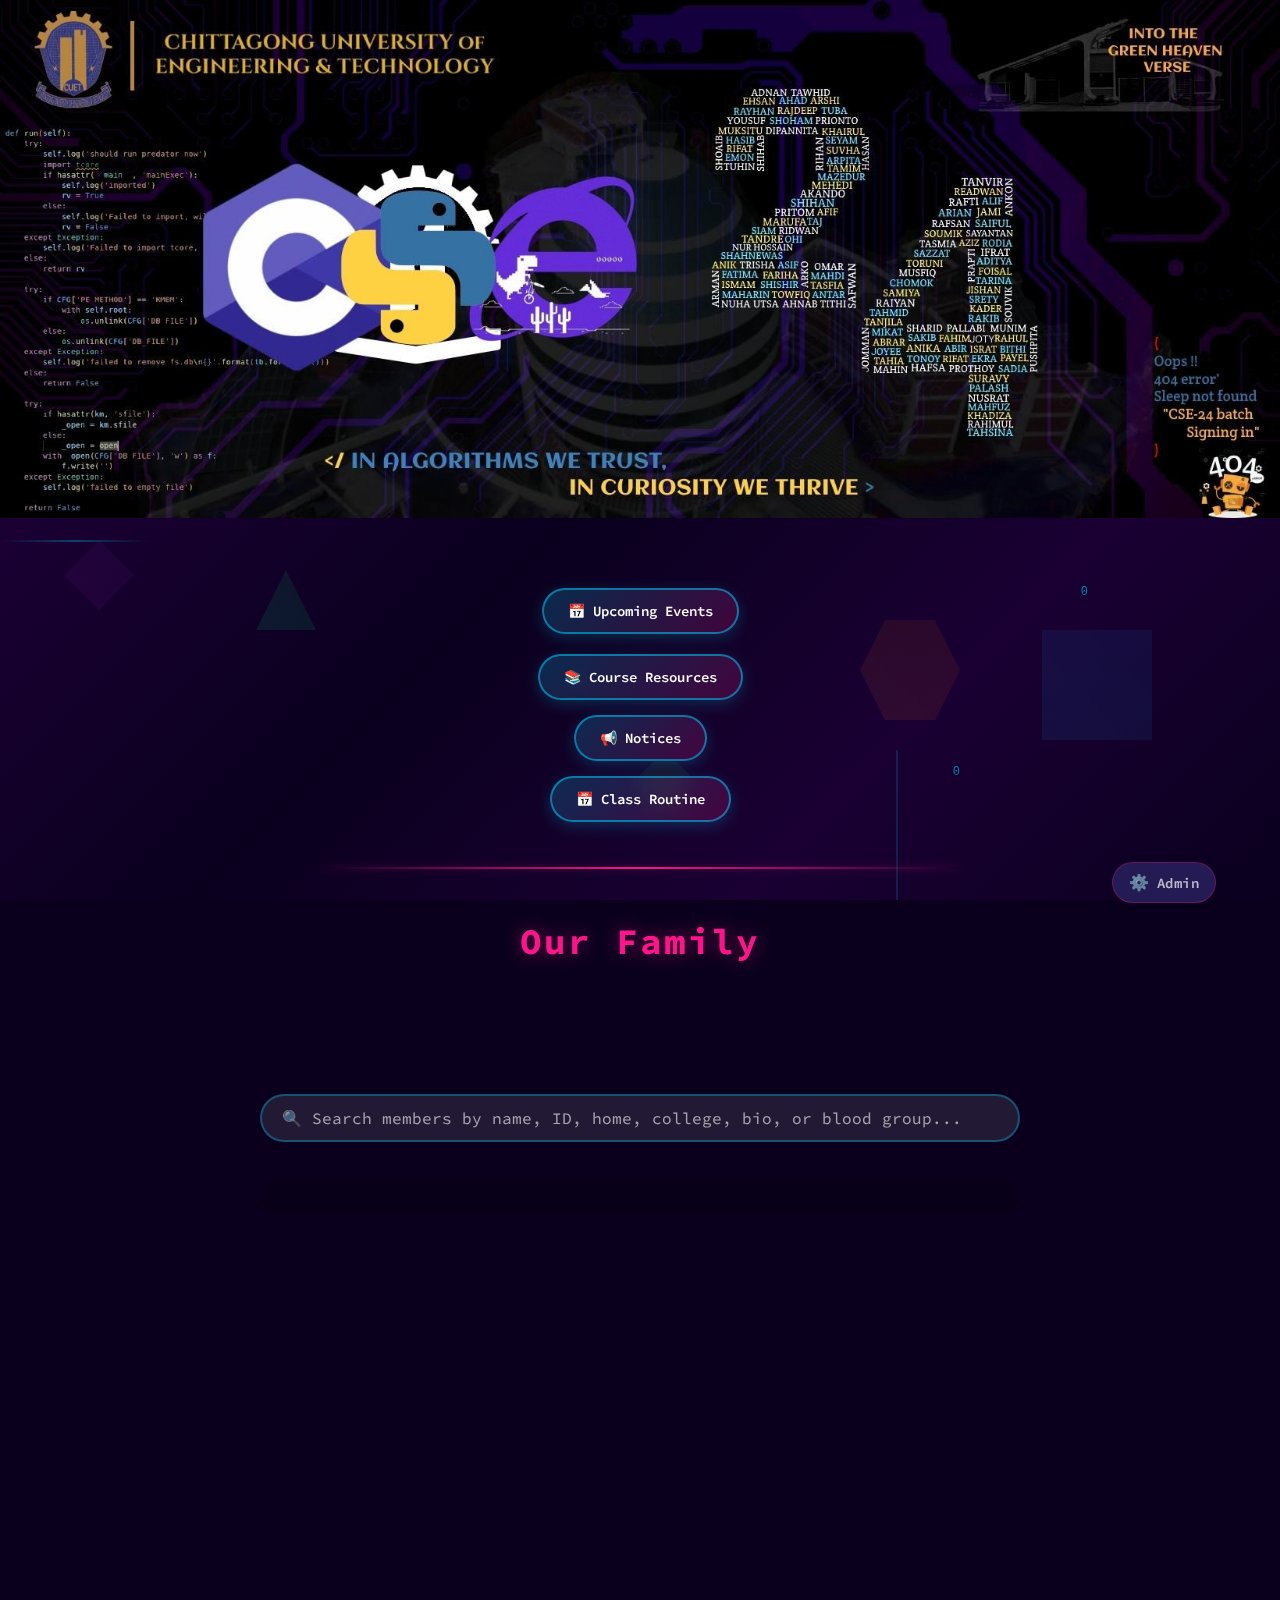
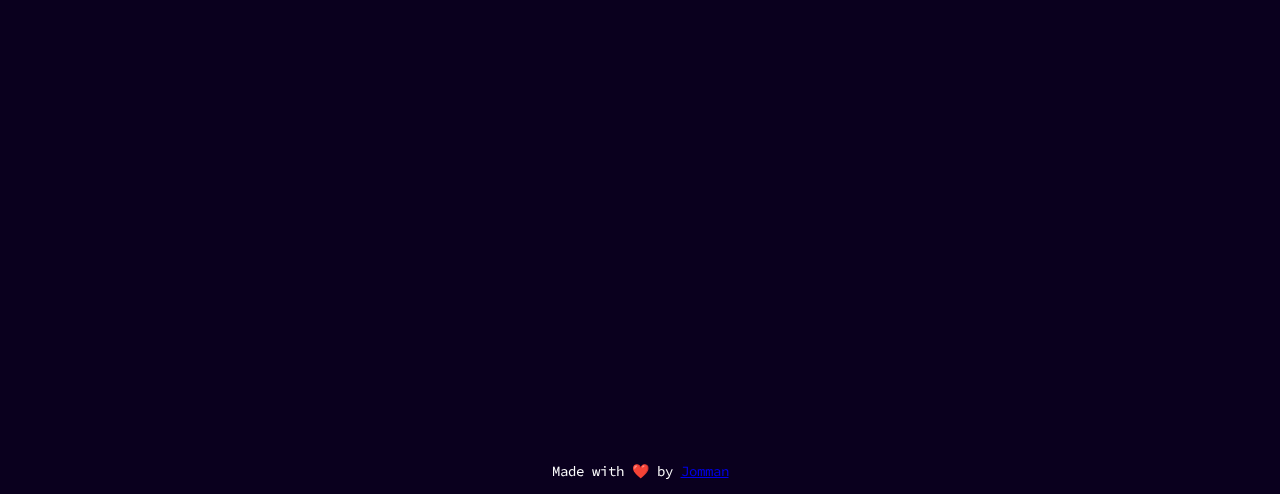
<file: index.html>
<!DOCTYPE html>
<html lang="en">
  <head>
    <meta charset="UTF-8" />
    <meta
      name="viewport"
      content="width=device-width, initial-scale=1.0, maximum-scale=1.0, user-scalable=no"
    />
    <link rel="preconnect" href="https://fonts.googleapis.com" />
    <link rel="preconnect" href="https://fonts.gstatic.com" crossorigin />
    <link rel="preconnect" href="https://firestore.googleapis.com" crossorigin />
    <link
      href="https://fonts.googleapis.com/css2?family=Source+Code+Pro:wght@400;600&display=swap"
      rel="stylesheet"
    />
    <link rel="stylesheet" href="css/style.css" />
    <link rel="stylesheet" href="css/alerts.css" />
    <link
      rel="icon"
      type="image/svg+xml"
      href="assets/icons/favicon-main.svg"
    />
    <link rel="icon" type="image/png" href="assets/icons/favicon.png" />
    <!-- Preload hero image to improve LCP -->
    <link rel="preload" as="image" href="assets/images/cover.jpg" fetchpriority="high" />
    <title>CUET CSE-24</title>
    <!-- Firebase SDK will be lazy-loaded on demand -->
  </head>
  <body>
    
    <!-- Dynamic CSE Geometric Background -->
    <div class="geometric-background">
      <div class="geometric-shape shape-1"></div>
      <div class="geometric-shape shape-2"></div>
      <div class="geometric-shape shape-3"></div>
      <div class="geometric-shape shape-4"></div>
      <div class="geometric-shape shape-5"></div>
      <div class="geometric-shape shape-6"></div>
      <div class="geometric-shape shape-7"></div>
      <div class="geometric-shape shape-8"></div>
      <div class="circuit-lines">
        <div class="circuit-line line-1"></div>
        <div class="circuit-line line-2"></div>
        <div class="circuit-line line-3"></div>
        <div class="circuit-line line-4"></div>
      </div>
      <div class="binary-particles">
        <span class="particle">1</span>
        <span class="particle">0</span>
        <span class="particle">1</span>
        <span class="particle">0</span>
        <span class="particle">1</span>
        <span class="particle">0</span>
        <span class="particle">1</span>
        <span class="particle">0</span>
      </div>
    </div>
    <div class="image-container">
      <img src="assets/images/cover.jpg" alt="cover" id="cover-photo" decoding="async" fetchpriority="high" />
      <!-- Admin Panel Button - Between Photo and Text -->
      <div id="admin-panel-container">
        <a href="admin/admin.html" id="admin-panel-link" title="Admin Panel" target="_blank">
          <span class="admin-icon">⚙️</span>
          <span class="admin-text">Admin</span>
        </a>
      </div>
      <div class="text-container">
        <p id="text"></p>
        <!-- Events Button -->
         <div id="buttons-container">
          <div id="events-button-container">
            <button id="events-button" onclick="openEventsModal()">
              📅 Upcoming Events
            </button>
          </div>
          <!-- Routines Button -->
          <div id="routines-button-container">
            <button id="routines-button" onclick="openRoutinesModal()">
              📚 Course Resources
            </button>
          </div>
          <!-- Notice Button -->
          <div id="notice-button-container">
            <button id="notice-button" onclick="openNoticeModal()">
              📢 Notices
            </button>
          </div>
          <!-- Routine Button -->
          <div id="routine-button-container">
            <button id="routine-button" onclick="openRoutineModal()">
              📅 Class Routine
            </button>
          </div>
          
         </div>
        
        <div class="separator-line"></div>
        <h2 id="family-text">Our Family</h2>
      </div>
    </div>



    <!-- Search Section -->
    <div class="search-section">
      <div class="search-box">
        <input type="text" id="searchInput" placeholder="🔍 Search members by name, ID, home, college, bio, or blood group..." />
        
        <button id="clearSearchBtn" class="clear-btn" style="display: none;">Clear</button>
      </div>
      <div class="search-results">
        <div id="searchResults" class="results-container"></div>
        <div id="searchStats" class="search-stats"></div>
      </div>
    </div>

    <div id="member-container">
      <div id="members"></div>
    </div>

    <!-- Modal for bigger card -->
    <div class="modal-overlay" id="modalOverlay">
      <div class="modal-card">
        <button class="modal-close" id="modalClose"></button>
        <h3 id="modalName"></h3>
        <p id="modalId"></p>
        <p id="modalHome"></p>
        <p id="modalCollege"></p>
        <p id="modalSchool"></p>
        <p id="modalBlood"></p>
        <p id="modalFacebook"></p>
        <p id="modalBio"></p>
      </div>
    </div>


    <!-- Events Modal -->
    <div class="modal-overlay" id="eventsModalOverlay">
      <div class="modal-card events-modal">
        <div class="events-modal-header">
          <h2 id="events-modal-title">📅 Upcoming Events</h2>
          <button class="modal-close" id="eventsModalClose">&times;</button>
        </div>
        <div id="events-modal-list"></div>
      </div>
    </div>

    <!-- Routines Modal -->
    <div class="modal-overlay" id="routinesModalOverlay">
      <div class="modal-card routines-modal">
        <div class="routines-modal-header">
          <h2 id="routines-modal-title">📚 Course Resources</h2>
          <button class="modal-close" id="routinesModalClose">&times;</button>
        </div>
        <div class="routines-content">
          <div class="courses-section">
            <h3>Available Courses</h3>
            <div id="courses-list"></div>
          </div>
          <div class="resources-section">
            <div class="resources-tabs">
              <button class="resource-tab active" data-resource="books">📚 Books</button>
              <button class="resource-tab" data-resource="slides">📊 Lecture Slides</button>
              <button class="resource-tab" data-resource="student-notes">👨‍🎓 Student Notes</button>
              <button class="resource-tab" data-resource="lab-reports">🧪 Lab Reports</button>
            </div>
            <div class="resources-content">
              <div id="course-books" class="resource-panel active"></div>
              <div id="course-slides" class="resource-panel"></div>
              <div id="course-student-notes" class="resource-panel"></div>
              <div id="course-lab-reports" class="resource-panel"></div>
              <div id="resources-loading" class="resources-loading-overlay" aria-live="polite" aria-busy="true">
                <div class="resources-loading-content">
                  <div class="resources-spinner" role="status" aria-label="Loading"></div>
                  <div class="resources-loading-text">Loading page, please wait</div>
                </div>
              </div>
            </div>
          </div>
        </div>
      </div>
    </div>

    <!-- Notice Modal -->
    <div class="modal-overlay" id="noticeModalOverlay">
      <div class="modal-card notice-modal">
        <div class="notice-modal-header">
          <h2 id="notice-modal-title">📢 Notices</h2>
          <button class="modal-close" id="noticeModalClose">&times;</button>
        </div>
        <div class="notice-content">
          <div class="notice-filters">
            <button class="notice-filter active" data-filter="all">All</button>
            <button class="notice-filter" data-filter="urgent">🚨 Urgent</button>
            <button class="notice-filter" data-filter="academic">📚 Academic</button>
            <button class="notice-filter" data-filter="general">📋 General</button>
          </div>
          <div id="notice-list" class="notice-list">
            <!-- Notices will be populated here -->
          </div>
        </div>
      </div>
    </div>

    <!-- Routine Modal -->
    <div class="modal-overlay" id="routineModalOverlay">
      <div class="modal-card routine-modal">
        <div class="routine-modal-header">
          <h2 id="routine-modal-title">📅 Class Routine</h2>
          <button class="modal-close" id="routineModalClose">&times;</button>
        </div>
        <div class="routine-content">
          <div class="routine-filters">
            <button class="routine-filter active" data-subsection="A1">A1</button>
            <button class="routine-filter" data-subsection="A2">A2</button>
            <button class="routine-filter" data-subsection="B1">B1</button>
            <button class="routine-filter" data-subsection="B2">B2</button>
          </div>
          <div class="day-filters">
            <button class="day-filter active" data-day="all">All Days</button>
            <button class="day-filter" data-day="sunday">Sunday</button>
            <button class="day-filter" data-day="monday">Monday</button>
            <button class="day-filter" data-day="tuesday">Tuesday</button>
            <button class="day-filter" data-day="wednesday">Wednesday</button>
            <button class="day-filter" data-day="thursday">Thursday</button>
          </div>
          <div class="routine-display">
            <div id="routine-table" class="routine-table">
              <!-- Routine table will be populated here -->
            </div>
            <div id="extra-classes" class="extra-classes">
              <!-- Extra classes will be shown here -->
            </div>
          </div>
        </div>
      </div>
    </div>
    <p style="text-align: center; margin-top: 20px; color: #fff; font-size: 14px; font-family: 'Source Code Pro', monospace;">Made with ❤️ by <a href="https://www.facebook.com/rabiul.hassan.jomman">Jomman</a></p>
    <script src="js/firebase-config.js" defer></script>
    <script src="js/overlay-alert.js" defer></script>
    <script src="js/index.js" defer></script>
    <script>
      // Fallback: ensure Student Login button works even if main JS fails to wire it
      window.handleStudentButtonClick = window.handleStudentButtonClick || function() {
        try {
          var overlay = document.getElementById('studentAuthModalOverlay');
          if (!overlay) return;
          var title = document.getElementById('student-auth-title');
          var googleView = document.getElementById('student-auth-google-view');
          var loggedInView = document.getElementById('student-auth-loggedin');
          if (title) title.textContent = '👨‍🎓 Student Login';
          if (googleView) googleView.style.display = '';
          if (loggedInView) loggedInView.style.display = 'none';
          overlay.style.display = 'flex';
          setTimeout(function(){ overlay.classList.add('show'); }, 10);
          document.body.style.overflow = 'hidden';
          var closeBtn = document.getElementById('studentAuthModalClose');
          var close = function() {
            overlay.classList.remove('show');
            setTimeout(function(){ overlay.style.display = 'none'; document.body.style.overflow = 'auto'; }, 300);
          };
          if (closeBtn && !closeBtn._fallbackBound) { closeBtn.addEventListener('click', close); closeBtn._fallbackBound = true; }
          if (overlay && !overlay._fallbackBound) { overlay.addEventListener('click', function(e){ if (e.target === e.currentTarget) close(); }); overlay._fallbackBound = true; }
        } catch (e) { console.warn('Fallback student auth failed', e); }
      };
    </script>
    <script>
      // Fallback: bind Google Sign-In if main JS didn't wire it
      (function(){
        try {
          function loadScript(src){
            return new Promise(function(resolve, reject){
              var s = document.createElement('script');
              s.src = src; s.async = true; s.defer = true;
              s.onload = resolve; s.onerror = reject;
              document.head.appendChild(s);
            });
          }
          async function ensureFirebaseCompat(){
            if (window.firebase && window.firebase.auth) return;
            await loadScript('https://www.gstatic.com/firebasejs/9.22.0/firebase-app-compat.js');
            await loadScript('https://www.gstatic.com/firebasejs/9.22.0/firebase-auth-compat.js');
            var cfg = window.__firebaseConfig;
            if (cfg && (!window.firebase.apps || window.firebase.apps.length === 0)) {
              window.firebase.initializeApp(cfg);
            }
          }
          window.__fallbackGoogleSignIn = async function(){
            var btn = document.getElementById('studentAuthGoogleBtn');
            if (btn) { btn.disabled = true; btn.textContent = '🔄 Signing in...'; }
            try {
              await ensureFirebaseCompat();
              if (!window.firebase || !window.firebase.auth) throw new Error('Firebase failed to load');
              var provider = new window.firebase.auth.GoogleAuthProvider();
              try { provider.setCustomParameters({ prompt: 'select_account', hd: 'student.cuet.ac.bd' }); } catch (_) {}
              try { window.sessionStorage.setItem('authRedirectInitiated', '1'); } catch (_) {}
              await window.firebase.auth().signInWithRedirect(provider);
            } catch (e) {
              console.warn('Fallback Google Sign-In failed', e);
              alert(e && e.message ? e.message : 'Sign-in failed. Please refresh and try again.');
            } finally {
              if (btn) { btn.disabled = false; btn.textContent = 'Sign in with Google (CUET only)'; }
            }
          };
          var googleBtn = document.getElementById('studentAuthGoogleBtn');
          if (googleBtn && !googleBtn._fallbackBound) {
            googleBtn.addEventListener('click', function(){
              if (!window.__googleSignInBound || !window.auth || !window.firebase || !window.firebase.auth) {
                window.__fallbackGoogleSignIn();
              }
            });
            googleBtn._fallbackBound = true;
          }
        } catch (e) { console.warn('Fallback Google binding failed', e); }
      })();
    </script>
    <script>
      // Register service worker globally
      (function() {
        if ('serviceWorker' in navigator) {
          window.addEventListener('load', function() {
            navigator.serviceWorker.register('sw.js').catch(function(e){ console.warn('SW registration failed', e); });
          });
        }
      })();
    </script>
  </body>
</html>
</file>
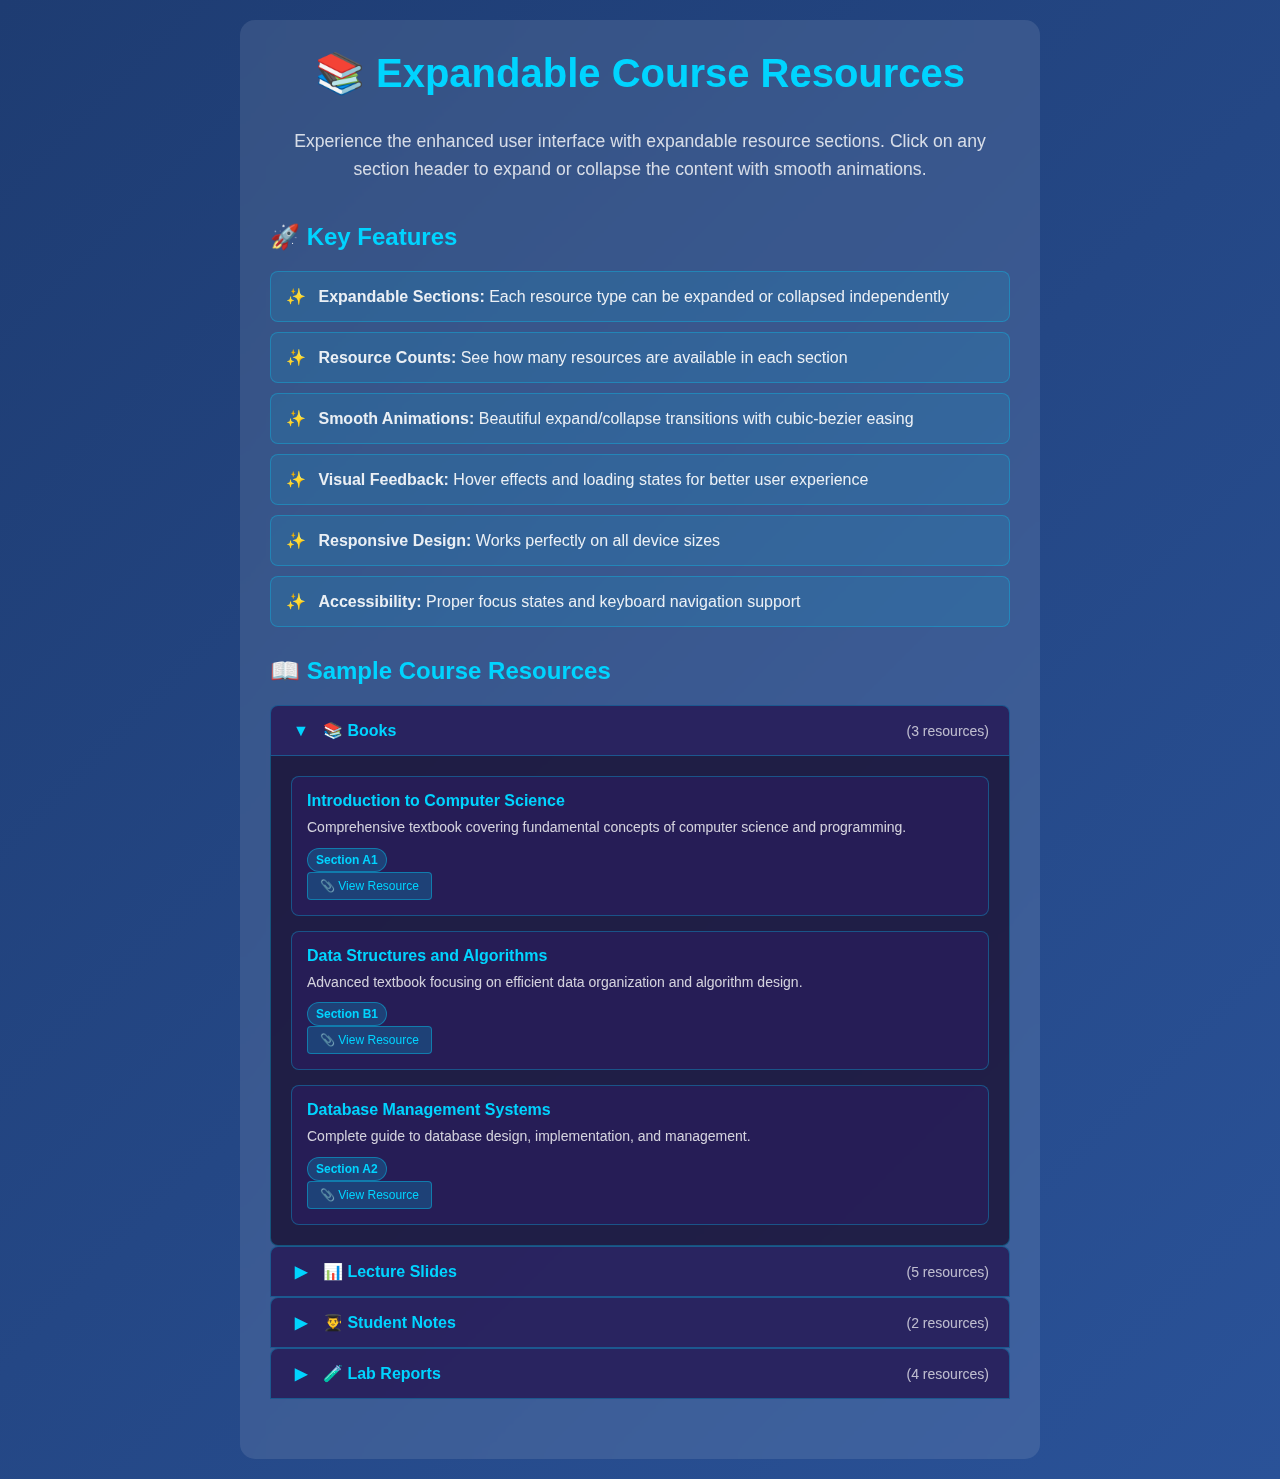
<file: demo-expandable.html>
<!DOCTYPE html>
<html lang="en">
<head>
    <meta charset="UTF-8">
    <meta name="viewport" content="width=device-width, initial-scale=1.0">
    <title>Expandable Course Resources Demo</title>
    <style>
        * {
            margin: 0;
            padding: 0;
            box-sizing: border-box;
        }

        body {
            font-family: 'Arial', sans-serif;
            background: linear-gradient(135deg, #1e3c72 0%, #2a5298 100%);
            color: #fff;
            min-height: 100vh;
            padding: 20px;
        }

        .demo-container {
            max-width: 800px;
            margin: 0 auto;
            background: rgba(255, 255, 255, 0.1);
            border-radius: 15px;
            padding: 30px;
            backdrop-filter: blur(10px);
        }

        h1 {
            text-align: center;
            margin-bottom: 30px;
            color: #00d4ff;
            font-size: 2.5em;
        }

        .demo-description {
            text-align: center;
            margin-bottom: 40px;
            color: rgba(255, 255, 255, 0.8);
            font-size: 1.1em;
            line-height: 1.6;
        }

        /* Expandable Resource Section Styles */
        .resource-section-header {
            background: rgba(40, 30, 90, 0.9);
            border: 1px solid rgba(0, 212, 255, 0.3);
            border-radius: 8px 8px 0 0;
            padding: 15px 20px;
            cursor: pointer;
            transition: all 0.3s ease;
            margin-bottom: 0;
            position: relative;
        }

        .resource-section-header:hover {
            background: rgba(0, 212, 255, 0.1);
            border-color: rgba(0, 212, 255, 0.5);
        }

        .resource-section-header::after {
            content: '';
            position: absolute;
            right: 20px;
            top: 50%;
            transform: translateY(-50%);
            width: 0;
            height: 0;
            border-left: 5px solid transparent;
            border-right: 5px solid transparent;
            border-top: 5px solid rgba(0, 212, 255, 0.5);
            opacity: 0;
            transition: opacity 0.3s ease;
        }

        .resource-section-header:hover::after {
            opacity: 1;
        }

        .resource-section-title {
            display: flex;
            align-items: center;
            gap: 12px;
            color: #fff;
            font-weight: 600;
        }

        .expand-icon {
            color: #00d4ff;
            font-size: 16px;
            font-weight: bold;
            transition: all 0.3s ease;
            min-width: 20px;
            text-align: center;
            display: inline-block;
        }

        .resource-section-header:hover .expand-icon {
            transform: scale(1.1);
            color: #00ffff;
        }

        .resource-type-label {
            font-size: 16px;
            color: #00d4ff;
        }

        .resource-count {
            font-size: 14px;
            color: rgba(255, 255, 255, 0.7);
            font-weight: 500;
            margin-left: auto;
        }

        .resource-section-content {
            background: rgba(25, 15, 50, 0.8);
            border: 1px solid rgba(0, 212, 255, 0.3);
            border-top: none;
            border-radius: 0 0 8px 8px;
            padding: 20px;
            max-height: 1000px;
            overflow: hidden;
            transition: all 0.4s cubic-bezier(0.4, 0, 0.2, 1);
        }

        .resource-section-content.collapsed {
            max-height: 0;
            padding: 0 20px;
            border: none;
            opacity: 0;
        }

        .resource-section-content.collapsed .note-item {
            display: none;
        }

        /* Smooth entrance animation for expanded content */
        .resource-section-content:not(.collapsed) {
            animation: slideDown 0.4s cubic-bezier(0.4, 0, 0.2, 1);
        }

        @keyframes slideDown {
            from {
                opacity: 0;
                transform: translateY(-10px);
            }
            to {
                opacity: 1;
                transform: translateY(0);
            }
        }

        /* Loading state for resource sections */
        .resource-section-header.loading {
            pointer-events: none;
            opacity: 0.7;
        }

        .resource-section-header.loading .expand-icon {
            animation: spin 1s linear infinite;
        }

        @keyframes spin {
            from { transform: rotate(0deg); }
            to { transform: rotate(360deg); }
        }

        /* Focus states for accessibility */
        .resource-section-header:focus {
            outline: 2px solid #00d4ff;
            outline-offset: 2px;
        }

        .resource-section-header:focus:not(:focus-visible) {
            outline: none;
        }

        /* Enhanced note item styles for expandable sections */
        .resource-section-content .note-item {
            background: rgba(40, 30, 90, 0.8);
            border: 1px solid rgba(0, 212, 255, 0.3);
            border-radius: 8px;
            padding: 15px;
            margin-bottom: 15px;
            transition: all 0.3s ease;
            opacity: 1;
            transform: translateY(0);
        }

        .resource-section-content .note-item:hover {
            border-color: rgba(0, 212, 255, 0.6);
            transform: translateY(-2px);
            box-shadow: 0 4px 15px rgba(0, 212, 255, 0.2);
        }

        .resource-section-content .note-item:last-child {
            margin-bottom: 0;
        }

        .note-info h4 {
            color: #00d4ff;
            font-size: 16px;
            font-weight: 600;
            margin-bottom: 8px;
        }

        .note-info p {
            color: rgba(255, 255, 255, 0.8);
            font-size: 14px;
            margin-bottom: 10px;
            line-height: 1.4;
        }

        .section-badge {
            display: inline-block;
            background: rgba(0, 212, 255, 0.2);
            color: #00d4ff;
            padding: 4px 8px;
            border-radius: 12px;
            font-size: 12px;
            font-weight: 600;
            border: 1px solid rgba(0, 212, 255, 0.4);
        }

        .note-link {
            display: inline-block;
            background: rgba(0, 212, 255, 0.2);
            color: #00d4ff;
            padding: 6px 12px;
            border-radius: 4px;
            text-decoration: none;
            font-size: 12px;
            border: 1px solid rgba(0, 212, 255, 0.4);
            transition: all 0.3s ease;
        }

        .note-link:hover {
            background: rgba(0, 212, 255, 0.3);
            border-color: #00d4ff;
            transform: translateY(-1px);
        }

        .demo-section {
            margin-bottom: 30px;
        }

        .demo-section h2 {
            color: #00d4ff;
            margin-bottom: 20px;
            font-size: 1.5em;
        }

        .features-list {
            list-style: none;
            padding: 0;
        }

        .features-list li {
            background: rgba(0, 212, 255, 0.1);
            border: 1px solid rgba(0, 212, 255, 0.3);
            border-radius: 8px;
            padding: 15px;
            margin-bottom: 10px;
            color: rgba(255, 255, 255, 0.9);
        }

        .features-list li::before {
            content: '✨ ';
            color: #00d4ff;
            margin-right: 8px;
        }
    </style>
</head>
<body>
    <div class="demo-container">
        <h1>📚 Expandable Course Resources</h1>
        
        <div class="demo-description">
            Experience the enhanced user interface with expandable resource sections. 
            Click on any section header to expand or collapse the content with smooth animations.
        </div>

        <div class="demo-section">
            <h2>🚀 Key Features</h2>
            <ul class="features-list">
                <li><strong>Expandable Sections:</strong> Each resource type can be expanded or collapsed independently</li>
                <li><strong>Resource Counts:</strong> See how many resources are available in each section</li>
                <li><strong>Smooth Animations:</strong> Beautiful expand/collapse transitions with cubic-bezier easing</li>
                <li><strong>Visual Feedback:</strong> Hover effects and loading states for better user experience</li>
                <li><strong>Responsive Design:</strong> Works perfectly on all device sizes</li>
                <li><strong>Accessibility:</strong> Proper focus states and keyboard navigation support</li>
            </ul>
        </div>

        <div class="demo-section">
            <h2>📖 Sample Course Resources</h2>
            
            <!-- Books Section -->
            <div class="resource-section-header" data-resource-type="books">
                <div class="resource-section-title">
                    <span class="expand-icon">▼</span>
                    <span class="resource-type-label">📚 Books</span>
                    <span class="resource-count">(3 resources)</span>
                </div>
            </div>
            <div class="resource-section-content">
                <div class="note-item">
                    <div class="note-info">
                        <h4>Introduction to Computer Science</h4>
                        <p>Comprehensive textbook covering fundamental concepts of computer science and programming.</p>
                        <span class="section-badge">Section A1</span>
                    </div>
                    <a href="#" class="note-link">📎 View Resource</a>
                </div>
                <div class="note-item">
                    <div class="note-info">
                        <h4>Data Structures and Algorithms</h4>
                        <p>Advanced textbook focusing on efficient data organization and algorithm design.</p>
                        <span class="section-badge">Section B1</span>
                    </div>
                    <a href="#" class="note-link">📎 View Resource</a>
                </div>
                <div class="note-item">
                    <div class="note-info">
                        <h4>Database Management Systems</h4>
                        <p>Complete guide to database design, implementation, and management.</p>
                        <span class="section-badge">Section A2</span>
                    </div>
                    <a href="#" class="note-link">📎 View Resource</a>
                </div>
            </div>

            <!-- Slides Section -->
            <div class="resource-section-header" data-resource-type="slides">
                <div class="resource-section-title">
                    <span class="expand-icon">▶</span>
                    <span class="resource-type-label">📊 Lecture Slides</span>
                    <span class="resource-count">(5 resources)</span>
                </div>
            </div>
            <div class="resource-section-content collapsed">
                <div class="note-item">
                    <div class="note-info">
                        <h4>Week 1: Introduction to Programming</h4>
                        <p>Basic programming concepts, variables, and control structures.</p>
                        <span class="section-badge">Section A1</span>
                    </div>
                    <a href="#" class="note-link">📎 View Resource</a>
                </div>
                <div class="note-item">
                    <div class="note-info">
                        <h4>Week 2: Functions and Methods</h4>
                        <p>Function definition, parameters, and return values.</p>
                        <span class="section-badge">Section A1</span>
                    </div>
                    <a href="#" class="note-link">📎 View Resource</a>
                </div>
                <div class="note-item">
                    <div class="note-info">
                        <h4>Week 3: Object-Oriented Programming</h4>
                        <p>Classes, objects, inheritance, and polymorphism.</p>
                        <span class="section-badge">Section B1</span>
                    </div>
                    <a href="#" class="note-link">📎 View Resource</a>
                </div>
                <div class="note-item">
                    <div class="note-info">
                        <h4>Week 4: Data Structures</h4>
                        <p>Arrays, linked lists, stacks, and queues.</p>
                        <span class="section-badge">Section A2</span>
                    </div>
                    <a href="#" class="note-link">📎 View Resource</a>
                </div>
                <div class="note-item">
                    <div class="note-info">
                        <h4>Week 5: Algorithm Analysis</h4>
                        <p>Time complexity, space complexity, and Big O notation.</p>
                        <span class="section-badge">Section B2</span>
                    </div>
                    <a href="#" class="note-link">📎 View Resource</a>
                </div>
            </div>

            <!-- Student Notes Section -->
            <div class="resource-section-header" data-resource-type="student-notes">
                <div class="resource-section-title">
                    <span class="expand-icon">▶</span>
                    <span class="resource-type-label">👨‍🎓 Student Notes</span>
                    <span class="resource-count">(2 resources)</span>
                </div>
            </div>
            <div class="resource-section-content collapsed">
                <div class="note-item">
                    <div class="note-info">
                        <h4>Programming Assignment Solutions</h4>
                        <p>Complete solutions and explanations for all programming assignments.</p>
                        <span class="section-badge">Section A1</span>
                    </div>
                    <a href="#" class="note-link">📎 View Resource</a>
                </div>
                <div class="note-item">
                    <div class="note-info">
                        <h4>Exam Preparation Notes</h4>
                        <p>Comprehensive study guide covering all topics for final examination.</p>
                        <span class="section-badge">Section B1</span>
                    </div>
                    <a href="#" class="note-link">📎 View Resource</a>
                </div>
            </div>

            <!-- Lab Reports Section -->
            <div class="resource-section-header" data-resource-type="lab-reports">
                <div class="resource-section-title">
                    <span class="expand-icon">▶</span>
                    <span class="resource-type-label">🧪 Lab Reports</span>
                    <span class="resource-count">(4 resources)</span>
                </div>
            </div>
            <div class="resource-section-content collapsed">
                <div class="note-item">
                    <div class="note-info">
                        <h4>Lab 1: Basic Programming</h4>
                        <p>Introduction to programming environment and basic syntax.</p>
                        <span class="section-badge">Section A1</span>
                    </div>
                    <a href="#" class="note-link">📎 View Resource</a>
                </div>
                <div class="note-item">
                    <div class="note-info">
                        <h4>Lab 2: Control Structures</h4>
                        <p>Implementing loops, conditionals, and decision-making logic.</p>
                        <span class="section-badge">Section A1</span>
                    </div>
                    <a href="#" class="note-link">📎 View Resource</a>
                </div>
                <div class="note-item">
                    <div class="note-info">
                        <h4>Lab 3: Functions</h4>
                        <p>Creating and using functions with parameters and return values.</p>
                        <span class="section-badge">Section B1</span>
                    </div>
                    <a href="#" class="note-link">📎 View Resource</a>
                </div>
                <div class="note-item">
                    <div class="note-info">
                        <h4>Lab 4: Object-Oriented Programming</h4>
                        <p>Building classes and objects with inheritance and polymorphism.</p>
                        <span class="section-badge">Section B2</span>
                    </div>
                    <a href="#" class="note-link">📎 View Resource</a>
                </div>
            </div>
        </div>
    </div>

    <script>
        // Demo functionality for expandable sections
        document.addEventListener('DOMContentLoaded', function() {
            const headers = document.querySelectorAll('.resource-section-header');
            
            headers.forEach(header => {
                header.addEventListener('click', function() {
                    const resourceType = this.dataset.resourceType;
                    const content = this.nextElementSibling;
                    const expandIcon = this.querySelector('.expand-icon');
                    
                    // Add loading state
                    this.classList.add('loading');
                    
                    // Small delay to show loading state
                    setTimeout(() => {
                        if (content.classList.contains('collapsed')) {
                            // Expand
                            content.classList.remove('collapsed');
                            expandIcon.textContent = '▼';
                        } else {
                            // Collapse
                            content.classList.add('collapsed');
                            expandIcon.textContent = '▶';
                        }
                        
                        // Remove loading state
                        this.classList.remove('loading');
                    }, 150);
                });
            });
        });
    </script>
</body>
</html>
</file>
<file: css/style.css>
/* Dynamic CSE Geometric Background */
.geometric-background {
  position: fixed;
  top: 0;
  left: 0;
  width: 100%;
  height: 100%;
  z-index: -1;
  overflow: hidden;
  background: linear-gradient(135deg, #0a001e 0%, #1a0033 25%, #0a001e 50%, #1a0033 75%, #0a001e 100%);
}

.geometric-shape {
  position: absolute;
  opacity: 0.1;
  will-change: transform, opacity;
  animation: float 8s ease-in-out infinite;
}

.shape-1 {
  width: 80px;
  height: 80px;
  background: linear-gradient(45deg, #00d4ff, #0099cc);
  clip-path: polygon(50% 0%, 100% 25%, 100% 75%, 50% 100%, 0% 75%, 0% 25%);
  top: 10%;
  left: 10%;
  animation-delay: 0s;
}

.shape-2 {
  width: 120px;
  height: 120px;
  background: linear-gradient(45deg, #fa1588, #cc0066);
  clip-path: polygon(20% 0%, 80% 0%, 100% 20%, 100% 80%, 80% 100%, 20% 100%, 0% 80%, 0% 20%);
  top: 20%;
  right: 15%;
  animation-delay: 1s;
}

.shape-3 {
  width: 60px;
  height: 60px;
  background: linear-gradient(45deg, #00ff88, #00cc66);
  clip-path: polygon(50% 0%, 0% 100%, 100% 100%);
  bottom: 30%;
  left: 20%;
  animation-delay: 2s;
}

.shape-4 {
  width: 100px;
  height: 100px;
  background: linear-gradient(45deg, #ff6b35, #cc5500);
  clip-path: polygon(25% 0%, 75% 0%, 100% 50%, 75% 100%, 25% 100%, 0% 50%);
  bottom: 20%;
  right: 25%;
  animation-delay: 3s;
}

.shape-5 {
  width: 70px;
  height: 70px;
  background: linear-gradient(45deg, #9c27b0, #6a1b9a);
  clip-path: polygon(50% 0%, 100% 50%, 50% 100%, 0% 50%);
  top: 60%;
  left: 5%;
  animation-delay: 4s;
}

.shape-6 {
  width: 90px;
  height: 90px;
  background: linear-gradient(45deg, #ffeb3b, #fbc02d);
  clip-path: polygon(0% 20%, 60% 20%, 60% 0%, 100% 50%, 60% 100%, 60% 80%, 0% 80%);
  top: 15%;
  left: 50%;
  animation-delay: 5s;
}

.shape-7 {
  width: 50px;
  height: 50px;
  background: linear-gradient(45deg, #4caf50, #388e3c);
  clip-path: polygon(30% 0%, 70% 0%, 100% 30%, 100% 70%, 70% 100%, 30% 100%, 0% 70%, 0% 30%);
  bottom: 10%;
  left: 50%;
  animation-delay: 6s;
}

.shape-8 {
  width: 110px;
  height: 110px;
  background: linear-gradient(45deg, #2196f3, #1976d2);
  clip-path: polygon(0% 0%, 100% 0%, 100% 100%, 0% 100%);
  top: 70%;
  right: 10%;
  animation-delay: 7s;
}

.circuit-lines {
  position: absolute;
  width: 100%;
  height: 100%;
}

.circuit-line {
  position: absolute;
  background: linear-gradient(90deg, transparent, #00d4ff, transparent);
  opacity: 0.3;
  animation: circuitFlow 6s linear infinite;
  will-change: transform, opacity;
}

.line-1 {
  width: 2px;
  height: 200px;
  top: 0;
  left: 20%;
  animation-delay: 0s;
}

.line-2 {
  width: 200px;
  height: 2px;
  top: 30%;
  right: 0;
  animation-delay: 1.5s;
}

.line-3 {
  width: 2px;
  height: 150px;
  bottom: 0;
  left: 70%;
  animation-delay: 3s;
}

.line-4 {
  width: 150px;
  height: 2px;
  top: 60%;
  left: 0;
  animation-delay: 4.5s;
}

.binary-particles {
  position: absolute;
  width: 100%;
  height: 100%;
  will-change: transform, opacity;
}

.particle {
  position: absolute;
  color: #00d4ff;
  font-family: 'Courier New', monospace;
  font-size: 12px;
  opacity: 0.6;
  animation: binaryFloat 10s linear infinite;
}

.particle:nth-child(1) { top: 15%; left: 25%; animation-delay: 0s; }
.particle:nth-child(2) { top: 25%; right: 20%; animation-delay: 1s; }
.particle:nth-child(3) { top: 35%; left: 15%; animation-delay: 2s; }
.particle:nth-child(4) { top: 45%; right: 30%; animation-delay: 3s; }
.particle:nth-child(5) { top: 55%; left: 35%; animation-delay: 4s; }
.particle:nth-child(6) { top: 65%; right: 15%; animation-delay: 5s; }
.particle:nth-child(7) { top: 75%; left: 45%; animation-delay: 6s; }
.particle:nth-child(8) { top: 85%; right: 25%; animation-delay: 7s; }

@keyframes float {
  0%, 100% { transform: translateY(0px) rotate(0deg); }
  25% { transform: translateY(-20px) rotate(90deg); }
  50% { transform: translateY(-10px) rotate(180deg); }
  75% { transform: translateY(-30px) rotate(270deg); }
}

@keyframes circuitFlow {
  0% { opacity: 0.1; transform: scaleY(0); }
  50% { opacity: 0.6; transform: scaleY(1); }
  100% { opacity: 0.1; transform: scaleY(0); }
}

@keyframes binaryFloat {
  0% { opacity: 0.1; transform: translateY(0px) scale(0.8); }
  50% { opacity: 0.8; transform: translateY(-30px) scale(1.2); }
  100% { opacity: 0.1; transform: translateY(-60px) scale(0.8); }
}

/* Respect reduced motion preferences to save CPU/GPU */
@media (prefers-reduced-motion: reduce) {
  .geometric-shape,
  .circuit-line,
  .binary-particles {
    animation: none !important;
  }
}

/* Interactive hover effects */
.geometric-shape:hover {
  opacity: 0.3 !important;
  transform: scale(1.2) rotate(45deg);
  transition: all 0.3s ease;
}

.circuit-line:hover {
  opacity: 0.8 !important;
  background: linear-gradient(90deg, transparent, #00ffff, transparent);
  transition: all 0.3s ease;
}

.particle:hover {
  opacity: 1 !important;
  color: #00ffff;
  transform: scale(1.5);
  transition: all 0.3s ease;
}

/* Search Section Styles */
.search-section {
  width: 100%;
  max-width: 800px;
  margin: 0 auto 40px auto;
  padding: 0 20px;
  z-index: 1;
  box-sizing: border-box;
}

.search-box {
  display: flex;
  gap: 15px;
  align-items: center;
  justify-content: center;
  margin-bottom: 20px;
  flex-wrap: wrap;
}

#searchInput {
  flex: 1;
  background: rgba(255, 255, 255, 0.1);
  border: 2px solid rgba(0, 212, 255, 0.3);
  border-radius: 25px;
  padding: 12px 20px;
  color: white;
  font-family: "Source Code Pro", monospace;
  font-size: 16px;
  outline: none;
  transition: all 0.3s ease;
  min-width: 250px;
  box-sizing: border-box;
}

#searchInput::placeholder {
  color: rgba(255, 255, 255, 0.6);
}

#searchInput:focus {
  border-color: #00d4ff;
  box-shadow: 0 0 20px rgba(0, 212, 255, 0.3);
  background: rgba(255, 255, 255, 0.15);
}

.filter-select {
  background: rgba(255, 255, 255, 0.1);
  border: 2px solid rgba(0, 212, 255, 0.3);
  border-radius: 20px;
  padding: 10px 15px;
  color: white;
  font-family: "Source Code Pro", monospace;
  font-size: 14px;
  outline: none;
  cursor: pointer;
  transition: all 0.3s ease;
}

.filter-select:focus {
  border-color: #00d4ff;
  box-shadow: 0 0 15px rgba(0, 212, 255, 0.3);
}

.filter-select option {
  background: rgb(40, 30, 90);
  color: white;
}

.clear-btn {
  background: linear-gradient(45deg, #fa1588, #cc0066);
  border: none;
  border-radius: 20px;
  padding: 10px 15px;
  color: white;
  cursor: pointer;
  font-family: "Source Code Pro", monospace;
  font-weight: 600;
  transition: all 0.3s ease;
  font-size: 14px;
}

.clear-btn:hover {
  transform: translateY(-2px);
  box-shadow: 0 5px 15px rgba(250, 21, 136, 0.4);
}

.search-results {
  min-height: 100px;
}

.results-container {
  display: grid;
  grid-template-columns: repeat(auto-fill, minmax(300px, 1fr));
  gap: 20px;
  margin-bottom: 20px;
}

/* Highlight search terms in member cards */
.member-card.search-match {
  border: 2px solid #00d4ff;
  box-shadow: 0 0 20px rgba(0, 212, 255, 0.3);
  transform: scale(1.02);
}

.search-stats {
  text-align: center;
  color: rgba(255, 255, 255, 0.7);
  font-family: "Source Code Pro", monospace;
  font-size: 14px;
  padding: 15px;
  background: rgba(0, 0, 0, 0.2);
  border-radius: 10px;
}

.no-results {
  text-align: center;
  color: rgba(255, 255, 255, 0.6);
  font-family: "Source Code Pro", monospace;
  font-size: 16px;
  padding: 40px 20px;
}

/* Responsive adjustments */
@media (max-width: 768px) {
  .geometric-shape {
    transform: scale(0.7);
  }
  
  .circuit-line {
    opacity: 0.2;
  }
  
  .particle {
    font-size: 10px;
  }
  
  .search-section {
    max-width: 100%;
    padding: 0 15px;
  }
  
  .search-box {
    flex-direction: column;
    gap: 10px;
    align-items: stretch;
  }
  
  #searchInput {
    min-width: auto;
    width: 100%;
    font-size: 14px;
    padding: 10px 15px;
  }
  
  .filter-select {
    width: 100%;
    text-align: center;
  }
  
  .clear-btn {
    width: 100%;
    padding: 12px 15px;
  }
  
  .results-container {
    grid-template-columns: 1fr;
  }
}

@media (max-width: 480px) {
  .geometric-shape {
    transform: scale(0.5);
  }
  
  .circuit-line {
    opacity: 0.15;
  }
  
  .search-section {
    padding: 0 10px;
  }
  
  .search-box {
    flex-direction: column;
    gap: 8px;
    align-items: stretch;
  }
  
  #searchInput {
    min-width: auto;
    width: 100%;
    font-size: 13px;
    padding: 8px 12px;
  }
  
  .filter-select {
    font-size: 13px;
    padding: 8px 12px;
  }
  
  .clear-btn {
    font-size: 13px;
    padding: 10px 12px;
  }
}

@media (max-width: 360px) {
  .search-section {
    padding: 0 5px;
  }
  
  #searchInput {
    font-size: 12px;
    padding: 6px 10px;
  }
  
  .filter-select {
    font-size: 12px;
    padding: 6px 10px;
  }
  
  .clear-btn {
    font-size: 12px;
    padding: 8px 10px;
  }
}

body {
  padding: 0;
  margin: 0;
  background-color: rgb(10, 0, 30);
  text-align: center;
  width: 100%;
  min-width: 100%;
  overflow-x: hidden;
  display: flex;
  flex-direction: column;
  align-items: center;
}
.image-container {
  position: relative;
  display: block;
  width: 100%;
  min-width: 100%;
  text-align: center;
  margin-bottom: 80px; /* Add space for the admin button */
  z-index: 1;
}
#cover-photo {
  width: 100%;
  height: auto;
  max-height: 80vh;
  object-fit: cover;
  display: block;
  margin: 0;
  padding: 0;
}
#text {
  font-size: 40px;
  white-space: pre;
  font-weight: 800;
  font-family: "Source Code Pro", "Fira Code", "Consolas", "Monaco",
    "Courier New", monospace;
  color: #00d4ff;
  margin: 0;
  padding: 0;
  text-shadow: 0 0 15px rgba(0, 212, 255, 0.3);
}

#family-text {
  font-size: 36px;
  font-weight: 700;
  font-family: "Source Code Pro", "Fira Code", "Consolas", "Monaco",
    "Courier New", monospace;
  color: rgb(250, 21, 136);
  margin: 20px 0 0 0;
  padding: 0;
  text-shadow: 0 0 20px rgba(250, 21, 136, 0.5);
  animation: glow 2s ease-in-out infinite alternate;
  letter-spacing: 2px;
  opacity: 1;
  transform: translateY(0);
}

.text-container {
  margin: 50px auto;
  text-align: center;
  display: flex;
  flex-direction: column;
  justify-content: center;
  align-items: center;
  min-height: 80px;
  width: 100%;
  max-width: 800px;
  box-sizing: border-box;
}

#member-container {
  width: 100%;
  display: flex;
  justify-content: center;
  align-items: center;
  text-align: center;
}

#members {
  padding: 10px;
  display: flex;
  flex-direction: row;
  flex-wrap: wrap;
  align-content: flex-start;
  justify-content: center;
  align-items: center;
  min-height: 80vh;
  width: 100%;
  max-width: 1200px;
  margin: 0 auto;
}

.member-card {
  height: 120px;
  width: 150px;
  background-color: rgb(40, 30, 90);
  color: white;
  padding: 10px;
  margin: 20px;
  text-align: center;
  border-radius: 5px;
  font-family: "Courier New", Courier, monospace;
  display: flex;
  flex-direction: column;
  justify-content: center;
  align-items: center;
  box-sizing: border-box;
  overflow: hidden;
  content-visibility: auto;
  contain-intrinsic-size: 120px 150px;
}

.member-card h3 {
  margin: 0 0 5px 0;
  font-size: 14px;
  line-height: 1.2;
  overflow: hidden;
  text-overflow: ellipsis;
  display: -webkit-box;
  -webkit-line-clamp: 2;
  -webkit-box-orient: vertical;
  display: -moz-box;
  -moz-line-clamp: 2;
  -moz-box-orient: vertical;
  display: box;
  line-clamp: 2;
  box-orient: vertical;
}

.member-card p {
  margin: 0;
}

.member-blood {
  margin-top: 6px;
  font-size: 12px;
  color: #ff8ba7;
}

/* Modal Styles */
.modal-overlay {
  position: fixed;
  top: 0;
  left: 0;
  width: 100%;
  height: 100%;
  background-color: rgba(0, 0, 0, 0.8);
  backdrop-filter: blur(8px);
  -webkit-backdrop-filter: blur(8px);
  display: none;
  justify-content: center;
  align-items: center;
  z-index: 1000;
  opacity: 0;
  transition: opacity 0.3s ease;
  text-align: left;
  overflow-x: hidden;
  overflow-y: auto;
}

.modal-overlay.show {
  opacity: 1;
}

.modal-card {
  background-color: rgb(40, 30, 90);
  color: white;
  padding: 30px;
  border-radius: 10px;
  text-align: left;
  font-family: "Courier New", Courier, monospace;
  max-width: 400px;
  width: 90%;
  position: relative;
  box-shadow: 0 10px 30px rgba(0, 0, 0, 0.5);
  max-height: 90vh;
  overflow-y: auto;
  box-sizing: border-box;
  transform: scale(0.7) translateY(20px);
  opacity: 0;
  transition: all 0.3s ease;
}

/* Tighter modal card spacing on very small screens */
@media (max-width: 480px) {
  .modal-card {
    width: 95vw;
    padding: 16px;
  }
}

.modal-overlay.show .modal-card {
  transform: scale(1) translateY(0);
  opacity: 1;
}

.modal-card h3 {
  font-size: 24px;
  margin: 0 0 15px 0;
  color: white;
  text-align: left;
}

.modal-card p {
  font-size: 18px;
  margin: 0;
  text-align: left;
}

.modal-card a {
  transition: all 0.2s ease;
}

.modal-card a:hover {
  color: #00ffff !important;
  text-decoration: underline !important;
  transform: scale(1.05);
  box-shadow: 0 0 10px rgba(0, 255, 255, 0.3);
}

/* Bio section styling */
#modalBio {
  font-style: italic;
  line-height: 1.4;
  margin-top: 10px;
  padding: 10px;
  background-color: rgba(250, 21, 136, 0.1);
  border-radius: 5px;
  border-left: 3px solid rgb(250, 21, 136);
}

/* Events Button Styles */
#events-button-container {
  margin: 20px 0;
  text-align: center;
}

#routine-button-container {
  margin: 15px 0;
  text-align: center;
}

#notice-button-container {
  margin: 15px 0;
  text-align: center;
}

#events-button,
#routines-button,
#notice-button,
#routine-button {
  background: linear-gradient(135deg, rgba(0, 212, 255, 0.2), rgba(250, 21, 136, 0.2));
  border: 2px solid rgba(0, 212, 255, 0.5);
  color: #fff;
  padding: 12px 24px;
  border-radius: 25px;
  cursor: pointer;
  font-family: 'Source Code Pro', monospace;
  font-size: 14px;
  font-weight: 600;
  transition: all 0.3s ease;
  backdrop-filter: blur(10px);
  box-shadow: 0 4px 15px rgba(0, 212, 255, 0.2);
}

#events-button:hover,
#routines-button:hover,
#notice-button:hover,
#routine-button:hover {
  background: linear-gradient(135deg, rgba(0, 212, 255, 0.3), rgba(250, 21, 136, 0.3));
  border-color: rgba(0, 212, 255, 0.8);
  transform: translateY(-2px);
  box-shadow: 0 6px 20px rgba(0, 212, 255, 0.3);
}

#events-button:active,
#routines-button:active,
#notice-button:active,
#routine-button:active {
  transform: translateY(0);
}

#student-button-container {
  margin: 15px 0;
  text-align: center;
}

#student-button {
  background: linear-gradient(135deg, rgba(0, 212, 255, 0.2), rgba(108, 92, 231, 0.2));
  border: 2px solid rgba(0, 212, 255, 0.5);
  color: #fff;
  padding: 12px 24px;
  border-radius: 25px;
  cursor: pointer;
  font-family: 'Source Code Pro', monospace;
  font-size: 14px;
  font-weight: 600;
  transition: all 0.3s ease;
  backdrop-filter: blur(10px);
  box-shadow: 0 4px 15px rgba(0, 212, 255, 0.2);
}

#student-button:hover {
  background: linear-gradient(135deg, rgba(0, 212, 255, 0.3), rgba(108, 92, 231, 0.3));
  border-color: rgba(0, 212, 255, 0.8);
  transform: translateY(-2px);
  box-shadow: 0 6px 20px rgba(0, 212, 255, 0.3);
}

#student-auth-card {
  max-width: 560px;
  width: 95vw;
  max-height: 90vh;
  overflow-y: auto;
}

.student-auth-header {
  display: flex;
  align-items: center;
  justify-content: space-between;
}

.student-auth-form {
  display: flex;
  flex-direction: column;
  gap: 10px;
  margin-top: 10px;
}

.student-auth-form label {
  font-size: 14px;
}

.student-auth-form input, .student-auth-form textarea {
  background: rgba(255,255,255,0.08);
  border: 1px solid rgba(0,212,255,0.4);
  color: #fff;
  padding: 10px 12px;
  border-radius: 8px;
  width: 100%;
  box-sizing: border-box;
}

.student-auth-form select {
  background: rgba(255,255,255,0.08);
  border: 1px solid rgba(0,212,255,0.4);
  color: #fff;
  padding: 10px 12px;
  border-radius: 8px;
  width: 100%;
  box-sizing: border-box;
}

.student-auth-form select:focus {
  border-color: #00d4ff;
  box-shadow: 0 0 15px rgba(0, 212, 255, 0.3);
}

.student-auth-form select option {
  background: rgb(40, 30, 90);
  color: white;
}

.student-auth-btn {
  background: linear-gradient(135deg, rgba(0, 212, 255, 0.2), rgba(250, 21, 136, 0.2));
  border: 2px solid rgba(0, 212, 255, 0.5);
  color: #fff;
  padding: 10px 16px;
  border-radius: 10px;
  cursor: pointer;
  font-family: 'Source Code Pro', monospace;
  font-weight: 600;
  transition: all 0.2s ease;
}

.student-auth-btn:hover {
  background: linear-gradient(135deg, rgba(0, 212, 255, 0.3), rgba(250, 21, 136, 0.3));
  border-color: rgba(0, 212, 255, 0.8);
}

.student-auth-error {
  color: #ff6b6b;
  min-height: 18px;
  font-size: 13px;
}

.student-auth-info {
  color: #00d4ff;
  min-height: 18px;
  font-size: 13px;
}

.student-auth-hint {
  color: #ccccff;
  font-size: 12px;
}

.student-auth-link {
  background: transparent;
  color: #00d4ff;
  border: none;
  cursor: pointer;
  font-size: 12px;
  padding: 0 0 0 6px;
  text-decoration: underline;
}

.separator-line {
  width: 80%;
  height: 2px;
  background: linear-gradient(
    90deg,
    transparent,
    rgb(250, 21, 136),
    transparent
  );
  margin: 30px auto;
  border-radius: 1px;
  box-shadow: 0 0 10px rgba(250, 21, 136, 0.3);
}

/* Admin Panel Button - Between Photo and Text, Right Side */
#admin-panel-container {
  position: absolute;
  top: 85%;
  right: 5%;
  z-index: 1000;
}

#admin-panel-link {
  display: flex;
  align-items: center;
  gap: 8px;
  color: rgba(255, 255, 255, 0.7);
  text-decoration: none;
  font-size: 14px;
  font-weight: 600;
  transition: all 0.3s ease;
  padding: 10px 16px;
  border-radius: 25px;
  background: rgba(40, 30, 90, 0.9);
  border: 1px solid rgba(250, 21, 136, 0.3);
  backdrop-filter: blur(10px);
  box-shadow: 0 4px 15px rgba(0, 0, 0, 0.2);
}

#admin-panel-link:hover {
  color: rgb(250, 21, 136);
  background: rgba(250, 21, 136, 0.1);
  border-color: rgba(250, 21, 136, 0.5);
  transform: translateY(-2px);
  box-shadow: 0 6px 20px rgba(250, 21, 136, 0.3);
}

.admin-icon {
  font-size: 16px;
  animation: spin 3s linear infinite;
}

.admin-text {
  font-family: "Source Code Pro", monospace;
  letter-spacing: 0.5px;
}

@keyframes spin {
  from {
    transform: rotate(0deg);
  }
  to {
    transform: rotate(360deg);
  }
}

/* Responsive adjustments for admin panel */
@media (max-width: 768px) {
  #admin-panel-container {
    top: 85%;
    right: 5%;
  }

  #admin-panel-link {
    padding: 8px 12px;
    font-size: 12px;
  }

  .admin-text {
    display: none; /* Hide text on mobile, show only icon */
  }
}

/* Events Modal Styles */
.events-modal {
  max-width: 900px;
  max-height: 80vh;
  overflow: hidden;
  display: flex;
  flex-direction: column;
}

.events-modal-header {
  position: sticky;
  top: 0;
  background-color: rgb(40, 30, 90);
  padding: 20px 30px 15px 30px;
  border-bottom: 2px solid rgba(250, 21, 136, 0.3);
  display: flex;
  justify-content: space-between;
  align-items: center;
  z-index: 10;
  box-shadow: 0 2px 10px rgba(0, 0, 0, 0.3);
}

#events-modal-title {
  font-size: 28px;
  font-weight: 700;
  font-family: "Source Code Pro", "Fira Code", "Consolas", "Monaco",
    "Courier New", monospace;
  color: rgb(250, 21, 136);
  margin: 0;
  text-shadow: 0 0 20px rgba(250, 21, 136, 0.5);
}

#events-modal-list {
  flex: 1;
  overflow-y: auto;
  padding: 20px 30px;
  max-height: calc(80vh - 80px);
}

/* Custom Scrollbar Styling */
#events-modal-list::-webkit-scrollbar {
  width: 8px;
}

#events-modal-list::-webkit-scrollbar-track {
  background: rgba(250, 21, 136, 0.1);
  border-radius: 4px;
}

#events-modal-list::-webkit-scrollbar-thumb {
  background: linear-gradient(135deg, rgb(250, 21, 136), #ff6b9d);
  border-radius: 4px;
  border: 1px solid rgba(250, 21, 136, 0.3);
}

#events-modal-list::-webkit-scrollbar-thumb:hover {
  background: linear-gradient(135deg, #ff6b9d, rgb(250, 21, 136));
  box-shadow: 0 0 10px rgba(250, 21, 136, 0.5);
}

/* Firefox scrollbar styling */
#events-modal-list {
  scrollbar-width: thin;
  scrollbar-color: rgb(250, 21, 136) rgba(250, 21, 136, 0.1);
}

#events-list {
  display: flex;
  flex-direction: column;
  gap: 20px;
  max-width: 800px;
  margin: 0 auto;
}

.event-card {
  background-color: rgb(40, 30, 90);
  border-radius: 10px;
  padding: 25px;
  margin: 15px;
  border-left: 4px solid rgb(250, 21, 136);
  box-shadow: 0 5px 15px rgba(0, 0, 0, 0.3);
  transition: transform 0.3s ease, box-shadow 0.3s ease;
}

.event-card:hover {
  transform: translateY(-5px);
  box-shadow: 0 10px 25px rgba(250, 21, 136, 0.2);
}

.event-title {
  font-size: 24px;
  font-weight: 700;
  color: white;
  margin: 0 0 10px 0;
  font-family: "Source Code Pro", "Fira Code", "Consolas", "Monaco",
    "Courier New", monospace;
}

.event-date {
  font-size: 18px;
  color: rgb(250, 21, 136);
  font-weight: 600;
  margin: 0 0 15px 0;
  font-family: "Source Code Pro", "Fira Code", "Consolas", "Monaco",
    "Courier New", monospace;
}

.event-description {
  font-size: 16px;
  color: #e0e0e0;
  line-height: 1.6;
  margin: 0 0 15px 0;
  font-family: "Source Code Pro", "Fira Code", "Consolas", "Monaco",
    "Courier New", monospace;
}

.event-details {
  display: flex;
  flex-wrap: wrap;
  gap: 15px;
  margin-top: 15px;
}

.event-detail {
  background-color: rgba(250, 21, 136, 0.1);
  color: rgb(250, 21, 136);
  padding: 8px 15px;
  border-radius: 20px;
  font-size: 14px;
  font-weight: 600;
  border: 1px solid rgba(250, 21, 136, 0.3);
}

.event-urgent {
  border-left-color: #ff6b6b;
  animation: pulse 2s infinite;
}

@keyframes pulse {
  0% {
    box-shadow: 0 5px 15px rgba(255, 107, 107, 0.3);
  }
  50% {
    box-shadow: 0 5px 15px rgba(255, 107, 107, 0.6);
  }
  100% {
    box-shadow: 0 5px 15px rgba(255, 107, 107, 0.3);
  }
}

/* Glow animation for family text */
@keyframes glow {
  from {
    text-shadow: 0 0 20px rgba(250, 21, 136, 0.5);
  }
  to {
    text-shadow: 0 0 30px rgba(250, 21, 136, 0.8),
      0 0 40px rgba(250, 21, 136, 0.6);
  }
}

.modal-close {
  position: absolute;
  top: 12px;
  right: 12px;
  background: none;
  border: none;
  color: white;
  font-size: 24px;
  cursor: pointer;
  padding: 0;
  width: 36px;
  height: 36px;
  display: flex;
  align-items: center;
  justify-content: center;
}

.modal-close:hover {
  color: rgb(250, 21, 136);
}

/* Make cards clickable */
.member-card {
  cursor: pointer;
  transition: transform 0.2s ease, box-shadow 0.2s ease;
}

.member-card:hover {
  transform: translateY(-5px);
  box-shadow: 0 5px 15px rgba(250, 21, 136, 0.3);
}

/* Responsive Design */
@media screen and (max-width: 768px) {
  .text-container {
    margin: 30px auto;
    min-height: 60px;
    max-width: 90%;
  }

  #text {
    font-size: 24px;
  }

  #family-text {
    font-size: 28px;
    margin: 15px 0 0 0;
  }

  .member-card {
    width: 120px;
    height: 100px;
    margin: 15px;
  }

  .member-card h3 {
    font-size: 12px;
  }

  .member-card p {
    font-size: 10px;
  }
}

@media screen and (max-width: 480px) {
  .text-container {
    margin: 20px auto;
    min-height: 50px;
    max-width: 95%;
  }

  #text {
    font-size: 20px;
  }

  #family-text {
    font-size: 24px;
    margin: 10px 0 0 0;
  }

  #events-button {
    padding: 12px 25px;
    font-size: 16px;
  }

  .separator-line {
    width: 70%;
    margin: 25px auto;
  }

  .separator-line {
    width: 60%;
    margin: 20px auto;
  }

  .events-modal-header {
    padding: 15px 20px 10px 20px;
  }

  #events-modal-title {
    font-size: 24px;
  }

  #events-modal-list {
    padding: 15px 20px;
  }

  #events-button {
    padding: 10px 20px;
    font-size: 14px;
  }

  .events-modal-header {
    padding: 12px 15px 8px 15px;
  }

  #events-modal-title {
    font-size: 20px;
  }

  #events-modal-list {
    padding: 12px 15px;
  }

  .event-card {
    padding: 20px;
  }

  .event-title {
    font-size: 20px;
  }

  .event-date {
    font-size: 16px;
  }

  .event-description {
    font-size: 14px;
  }

  .member-card {
    width: 100px;
    height: 80px;
    margin: 10px;
  }

  .member-card h3 {
    font-size: 10px;
  }

  .member-card p {
    font-size: 9px;
  }
}

/* Routines Modal Styles */
.routines-modal {
  max-width: 100vw;
  max-height: 90vh;
  width: min(900px, 95vw);
  overflow: hidden;
  display: flex;
  flex-direction: column;
  box-sizing: border-box;
}

.routines-modal-header {
  display: flex;
  justify-content: space-between;
  align-items: center;
  padding: 20px 25px;
  border-bottom: 1px solid rgba(0, 212, 255, 0.3);
  background: rgba(40, 30, 90, 0.95);
}

.routines-modal-header h2 {
  margin: 0;
  color: #00d4ff;
  font-size: 24px;
  font-weight: 600;
}

.routines-content {
  display: flex;
  flex: 1;
  overflow: hidden;
}

.courses-section {
  width: 300px;
  border-right: 1px solid rgba(0, 212, 255, 0.3);
  background: rgba(30, 20, 60, 0.9);
  overflow-y: auto;
}

.courses-section h3 {
  margin: 0;
  padding: 20px;
  color: #00d4ff;
  font-size: 18px;
  border-bottom: 1px solid rgba(0, 212, 255, 0.2);
}

#courses-list {
  padding: 10px;
}

.course-button {
  display: block;
  width: 100%;
  padding: 12px 15px;
  margin-bottom: 8px;
  background: rgba(40, 30, 90, 0.9);
  color: #fff;
  border: 1px solid rgba(0, 212, 255, 0.3);
  border-radius: 8px;
  cursor: pointer;
  font-family: 'Source Code Pro', monospace;
  font-size: 14px;
  text-align: left;
  transition: all 0.3s ease;
}

.course-button:hover {
  background: rgba(0, 212, 255, 0.2);
  border-color: rgba(0, 212, 255, 0.6);
  transform: translateX(5px);
}

.course-button.active {
  background: rgba(0, 212, 255, 0.3);
  border-color: #00d4ff;
  color: #00d4ff;
}

.notes-section {
  flex: 1;
  padding: 20px;
  overflow-y: auto;
  background: rgba(25, 15, 50, 0.9);
}

.resources-section {
  flex: 1;
  display: flex;
  flex-direction: column;
  background: rgba(25, 15, 50, 0.9);
  position: relative;
}

.resources-tabs {
  display: flex;
  background: rgba(40, 30, 90, 0.95);
  border-bottom: 1px solid rgba(0, 212, 255, 0.3);
  padding: 15px 20px;
  gap: 10px;
  flex-wrap: wrap;
}

.resource-tab {
  flex: 1;
  padding: 15px 20px;
  background: rgba(30, 20, 60, 0.8);
  border: none;
  color: rgba(255, 255, 255, 0.7);
  cursor: pointer;
  font-family: 'Source Code Pro', monospace;
  font-size: 14px;
  font-weight: 600;
  transition: all 0.3s ease;
  border-bottom: 3px solid transparent;
}

.resource-tab:hover {
  background: rgba(0, 212, 255, 0.1);
  color: rgba(255, 255, 255, 0.9);
}

.resource-tab.active {
  background: rgba(0, 212, 255, 0.2);
  color: #00d4ff;
  border-bottom-color: #00d4ff;
}

.section-filters {
  display: flex;
  background: rgba(30, 20, 60, 0.95);
  border-bottom: 1px solid rgba(0, 212, 255, 0.2);
  padding: 10px 20px;
  gap: 8px;
  flex-wrap: wrap;
}

.section-filter {
  padding: 6px 12px;
  background: rgba(40, 30, 90, 0.8);
  border: 1px solid rgba(0, 212, 255, 0.3);
  color: rgba(255, 255, 255, 0.7);
  cursor: pointer;
  font-family: 'Source Code Pro', monospace;
  font-size: 12px;
  font-weight: 600;
  border-radius: 15px;
  transition: all 0.3s ease;
}

.section-filter:hover {
  background: rgba(0, 212, 255, 0.1);
  color: rgba(255, 255, 255, 0.9);
  border-color: rgba(0, 212, 255, 0.5);
}

.section-filter.active {
  background: rgba(0, 212, 255, 0.2);
  color: #00d4ff;
  border-color: #00d4ff;
}

.resources-content {
  flex: 1;
  overflow-y: auto;
}

.resource-panel {
  display: none;
  padding: 20px;
  min-height: 200px;
}

.resource-panel.active {
  display: block;
}

#course-books {
  min-height: 200px;
}

.note-item {
  background: rgba(40, 30, 90, 0.8);
  border: 1px solid rgba(0, 212, 255, 0.3);
  border-radius: 8px;
  padding: 15px;
  margin-bottom: 15px;
  transition: all 0.3s ease;
}

.note-item:hover {
  border-color: rgba(0, 212, 255, 0.6);
  transform: translateY(-2px);
  box-shadow: 0 4px 15px rgba(0, 212, 255, 0.2);
}

.note-title {
  color: #00d4ff;
  font-size: 16px;
  font-weight: 600;
  margin-bottom: 8px;
}

.note-description {
  color: rgba(255, 255, 255, 0.8);
  font-size: 14px;
  margin-bottom: 10px;
  line-height: 1.4;
}

.note-link {
  display: inline-block;
  background: rgba(0, 212, 255, 0.2);
  color: #00d4ff;
  padding: 6px 12px;
  border-radius: 4px;
  text-decoration: none;
  font-size: 12px;
  border: 1px solid rgba(0, 212, 255, 0.4);
  transition: all 0.3s ease;
}

.note-link:hover {
  background: rgba(0, 212, 255, 0.3);
  border-color: #00d4ff;
  transform: translateY(-1px);
}

.no-courses,
.no-notes {
  color: rgba(255, 255, 255, 0.6);
  text-align: center;
  padding: 40px 20px;
  font-style: italic;
}

/* Expandable Resource Section Styles */
.resource-section-header {
  background: rgba(40, 30, 90, 0.9);
  border: 1px solid rgba(0, 212, 255, 0.3);
  border-radius: 8px 8px 0 0;
  padding: 15px 20px;
  cursor: pointer;
  transition: all 0.3s ease;
  margin-bottom: 0;
  position: relative;
}

.resource-section-header::after {
  content: '';
  position: absolute;
  right: 20px;
  top: 50%;
  transform: translateY(-50%);
  width: 0;
  height: 0;
  border-left: 5px solid transparent;
  border-right: 5px solid transparent;
  border-top: 5px solid rgba(0, 212, 255, 0.5);
  opacity: 0;
  transition: opacity 0.3s ease;
}

.resource-section-header:hover::after {
  opacity: 1;
}

.resource-section-header:hover {
  background: rgba(0, 212, 255, 0.1);
  border-color: rgba(0, 212, 255, 0.5);
}

.resource-section-title {
  display: flex;
  align-items: center;
  gap: 12px;
  color: #fff;
  font-family: 'Source Code Pro', monospace;
  font-weight: 600;
}

.expand-icon {
  color: #00d4ff;
  font-size: 16px;
  font-weight: bold;
  transition: all 0.3s ease;
  min-width: 20px;
  text-align: center;
  display: inline-block;
}

.resource-section-header:hover .expand-icon {
  transform: scale(1.1);
  color: #00ffff;
}

.resource-type-label {
  font-size: 16px;
  color: #00d4ff;
}

.resource-count {
  font-size: 14px;
  color: rgba(255, 255, 255, 0.7);
  font-weight: 500;
  margin-left: auto;
}

.resource-section-content {
  background: rgba(25, 15, 50, 0.8);
  border: 1px solid rgba(0, 212, 255, 0.3);
  border-top: none;
  border-radius: 0 0 8px 8px;
  padding: 20px;
  max-height: 1000px;
  overflow: hidden;
  transition: all 0.4s cubic-bezier(0.4, 0, 0.2, 1);
}

.resource-section-content.collapsed {
  max-height: 0;
  padding: 0 20px;
  border: none;
  opacity: 0;
}

.resource-section-content.collapsed .note-item {
  display: none;
}

/* Smooth entrance animation for expanded content */
.resource-section-content:not(.collapsed) {
  animation: slideDown 0.4s cubic-bezier(0.4, 0, 0.2, 1);
}

@keyframes slideDown {
  from {
    opacity: 0;
    transform: translateY(-10px);
  }
  to {
    opacity: 1;
    transform: translateY(0);
  }
}

/* Loading state for resource sections */
.resource-section-header.loading {
  pointer-events: none;
  opacity: 0.7;
}

.resource-section-header.loading .expand-icon {
  animation: spin 1s linear infinite;
}

@keyframes spin {
  from { transform: rotate(0deg); }
  to { transform: rotate(360deg); }
}

/* Focus states for accessibility */
.resource-section-header:focus {
  outline: 2px solid #00d4ff;
  outline-offset: 2px;
}

.resource-section-header:focus:not(:focus-visible) {
  outline: none;
}

/* Enhanced note item styles for expandable sections */
.resource-section-content .note-item {
  background: rgba(40, 30, 90, 0.8);
  border: 1px solid rgba(0, 212, 255, 0.3);
  border-radius: 8px;
  padding: 15px;
  margin-bottom: 15px;
  transition: all 0.3s ease;
  opacity: 1;
  transform: translateY(0);
}

.resource-section-content .note-item:hover {
  border-color: rgba(0, 212, 255, 0.6);
  transform: translateY(-2px);
  box-shadow: 0 4px 15px rgba(0, 212, 255, 0.2);
}

.resource-section-content .note-item:last-child {
  margin-bottom: 0;
}

/* Responsive design for routines modal */
@media (max-width: 768px) {
  .routines-modal {
    max-width: 100vw;
    max-height: 95vh;
    width: 98vw;
  }
  
  .routines-content {
    flex-direction: column;
  }
  
  .courses-section {
    width: 100%;
    border-right: none;
    border-bottom: 1px solid rgba(0, 212, 255, 0.3);
    max-height: 220px;
  }
  
  .resources-section {
    flex: 1;
    min-height: 360px;
  }
  
  .resources-tabs {
    flex-wrap: wrap;
  }
  
  .resource-tab {
    flex: 1;
    min-width: 120px;
    padding: 12px 15px;
    font-size: 13px;
  }
  
  .section-filters {
    padding: 8px 15px;
  }
  
  .section-filter {
    padding: 5px 10px;
    font-size: 11px;
  }
  
  /* Mobile responsive styles for expandable sections */
  .resource-section-header {
    padding: 12px 15px;
  }
  
  .resource-section-title {
    gap: 8px;
  }
  
  .expand-icon {
    font-size: 14px;
    min-width: 16px;
  }
  
  .resource-type-label {
    font-size: 14px;
  }
  
  .resource-count {
    font-size: 12px;
  }
  
  .resource-section-content {
    padding: 15px;
  }
}

/* Notice Modal Styles */
.notice-modal {
  max-width: 90vw;
  max-height: 85vh;
  width: 800px;
  overflow: hidden;
  display: flex;
  flex-direction: column;
}

.notice-modal-header {
  display: flex;
  justify-content: space-between;
  align-items: center;
  padding: 20px 25px;
  border-bottom: 1px solid rgba(0, 212, 255, 0.3);
  background: rgba(40, 30, 90, 0.95);
}

.notice-modal-header h2 {
  margin: 0;
  color: #00d4ff;
  font-size: 24px;
  font-weight: 600;
}

.notice-content {
  flex: 1;
  display: flex;
  flex-direction: column;
  background: rgba(25, 15, 50, 0.9);
}

.notice-filters {
  display: flex;
  background: rgba(40, 30, 90, 0.95);
  border-bottom: 1px solid rgba(0, 212, 255, 0.3);
  padding: 15px 20px;
  gap: 10px;
  flex-wrap: wrap;
}

.notice-filter {
  padding: 8px 16px;
  background: rgba(30, 20, 60, 0.8);
  border: 1px solid rgba(0, 212, 255, 0.3);
  color: rgba(255, 255, 255, 0.7);
  cursor: pointer;
  font-family: 'Source Code Pro', monospace;
  font-size: 13px;
  font-weight: 600;
  border-radius: 20px;
  transition: all 0.3s ease;
}

.notice-filter:hover {
  background: rgba(0, 212, 255, 0.1);
  color: rgba(255, 255, 255, 0.9);
  border-color: rgba(0, 212, 255, 0.5);
}

.notice-filter.active {
  background: rgba(0, 212, 255, 0.2);
  color: #00d4ff;
  border-color: #00d4ff;
}

.notice-list {
  flex: 1;
  overflow-y: auto;
  padding: 20px;
}

.notice-item {
  background: rgba(40, 30, 90, 0.8);
  border: 1px solid rgba(0, 212, 255, 0.3);
  border-radius: 12px;
  padding: 20px;
  margin-bottom: 20px;
  transition: all 0.3s ease;
}

.notice-item:hover {
  border-color: rgba(0, 212, 255, 0.6);
  transform: translateY(-2px);
  box-shadow: 0 6px 20px rgba(0, 212, 255, 0.2);
}

.notice-item.urgent {
  border-color: rgba(250, 21, 136, 0.5);
  background: rgba(40, 30, 90, 0.9);
}

.notice-item.urgent:hover {
  border-color: rgba(250, 21, 136, 0.8);
  box-shadow: 0 6px 20px rgba(250, 21, 136, 0.3);
}

.notice-header {
  display: flex;
  justify-content: space-between;
  align-items: flex-start;
  margin-bottom: 15px;
}

.notice-title {
  color: #00d4ff;
  font-size: 18px;
  font-weight: 600;
  margin: 0;
  flex: 1;
}

.notice-meta {
  display: flex;
  gap: 15px;
  align-items: center;
  margin-left: 15px;
}

.notice-category {
  background: rgba(0, 212, 255, 0.2);
  color: #00d4ff;
  padding: 4px 12px;
  border-radius: 15px;
  font-size: 11px;
  font-weight: 600;
  border: 1px solid rgba(0, 212, 255, 0.4);
}

.notice-category.urgent {
  background: rgba(250, 21, 136, 0.2);
  color: #fa1588;
  border-color: rgba(250, 21, 136, 0.4);
}

.notice-date {
  color: rgba(255, 255, 255, 0.6);
  font-size: 12px;
}

.notice-content-text {
  color: rgba(255, 255, 255, 0.9);
  line-height: 1.6;
  margin-bottom: 15px;
  font-size: 14px;
}

.notice-attachments {
  margin-top: 15px;
  padding-top: 15px;
  border-top: 1px solid rgba(0, 212, 255, 0.2);
}

.notice-attachments h4 {
  color: rgba(255, 255, 255, 0.8);
  margin: 0 0 10px 0;
  font-size: 14px;
  font-weight: 600;
}

.attachment-list {
  display: flex;
  flex-direction: column;
  gap: 8px;
}

.attachment-item {
  display: flex;
  align-items: center;
  gap: 10px;
  background: rgba(30, 20, 60, 0.6);
  border: 1px solid rgba(0, 212, 255, 0.2);
  border-radius: 6px;
  padding: 8px 12px;
  transition: all 0.3s ease;
}

.attachment-item:hover {
  border-color: rgba(0, 212, 255, 0.4);
  background: rgba(30, 20, 60, 0.8);
}

.attachment-icon {
  font-size: 16px;
  color: #00d4ff;
}

.attachment-name {
  color: rgba(255, 255, 255, 0.9);
  font-size: 13px;
  flex: 1;
}

.attachment-download {
  background: rgba(0, 212, 255, 0.2);
  border: 1px solid rgba(0, 212, 255, 0.4);
  color: #00d4ff;
  padding: 4px 8px;
  border-radius: 4px;
  cursor: pointer;
  font-size: 11px;
  transition: all 0.3s ease;
}

.attachment-download:hover {
  background: rgba(0, 212, 255, 0.3);
  border-color: #00d4ff;
}

.no-notices {
  color: rgba(255, 255, 255, 0.6);
  text-align: center;
  padding: 40px 20px;
  font-style: italic;
}

/* Responsive design for notice modal */
@media (max-width: 768px) {
  .notice-modal {
    max-width: 95vw;
    max-height: 90vh;
  }
  
  .notice-filters {
    padding: 10px 15px;
  }
  
  .notice-filter {
    padding: 6px 12px;
    font-size: 12px;
  }
  
  .notice-header {
    flex-direction: column;
    gap: 10px;
  }
  
  .notice-meta {
    margin-left: 0;
    align-self: flex-start;
  }
}

/* Routine Modal Styles */
.routine-modal {
  max-width: 100vw;
  max-height: 95vh;
  width: min(1100px, 96vw);
  overflow: hidden;
  display: flex;
  flex-direction: column;
  position: relative;
  box-sizing: border-box;
}

.routine-modal-header {
  display: flex;
  justify-content: space-between;
  align-items: center;
  padding: 20px 25px;
  border-bottom: 1px solid rgba(0, 212, 255, 0.3);
  background: rgba(40, 30, 90, 0.95);
}

.routine-modal-header h2 {
  margin: 0;
  color: #00d4ff;
  font-size: 24px;
  font-weight: 600;
}

.routine-content {
  flex: 1;
  display: flex;
  flex-direction: column;
  background: rgba(25, 15, 50, 0.9);
  overflow: hidden;
}

.routine-filters {
  display: flex;
  background: rgba(40, 30, 90, 0.95);
  border-bottom: 1px solid rgba(0, 212, 255, 0.3);
  padding: 15px 20px;
  gap: 10px;
  flex-wrap: wrap;
  justify-content: center;
}

.day-filters {
  display: flex;
  background: rgba(25, 15, 50, 0.95);
  border-bottom: 1px solid rgba(0, 212, 255, 0.2);
  padding: 10px 20px;
  gap: 8px;
  flex-wrap: wrap;
  justify-content: center;
}

.day-filter {
  padding: 8px 16px;
  background: rgba(40, 30, 90, 0.8);
  border: 1px solid rgba(0, 212, 255, 0.3);
  color: rgba(255, 255, 255, 0.7);
  cursor: pointer;
  font-family: 'Source Code Pro', monospace;
  font-size: 13px;
  font-weight: 600;
  border-radius: 15px;
  transition: all 0.3s ease;
  min-width: 70px;
}

.day-filter:hover {
  background: rgba(0, 212, 255, 0.1);
  color: rgba(255, 255, 255, 0.9);
  border-color: rgba(0, 212, 255, 0.5);
}

.day-filter.active {
  background: rgba(0, 212, 255, 0.2);
  color: #00d4ff;
  border-color: #00d4ff;
}

.routine-filter {
  padding: 10px 20px;
  background: rgba(30, 20, 60, 0.8);
  border: 1px solid rgba(0, 212, 255, 0.3);
  color: rgba(255, 255, 255, 0.7);
  cursor: pointer;
  font-family: 'Source Code Pro', monospace;
  font-size: 14px;
  font-weight: 600;
  border-radius: 20px;
  transition: all 0.3s ease;
  min-width: 80px;
}

.routine-filter:hover {
  background: rgba(0, 212, 255, 0.1);
  color: rgba(255, 255, 255, 0.9);
  border-color: rgba(0, 212, 255, 0.5);
}

.routine-filter.active {
  background: rgba(0, 212, 255, 0.2);
  color: #00d4ff;
  border-color: #00d4ff;
}

.routine-display {
  flex: 1;
  overflow-y: auto;
  overflow-x: auto;
  padding: 20px;
  font-family: 'Source Code Pro', monospace;
}

/* Custom scrollbar styling */
.routine-display::-webkit-scrollbar {
  width: 8px;
  height: 8px;
}

.routine-display::-webkit-scrollbar-track {
  background: rgba(25, 15, 50, 0.8);
  border-radius: 4px;
}

.routine-display::-webkit-scrollbar-thumb {
  background: linear-gradient(135deg, rgba(0, 212, 255, 0.6), rgba(250, 21, 136, 0.6));
  border-radius: 4px;
  border: 1px solid rgba(0, 212, 255, 0.3);
}

.routine-display::-webkit-scrollbar-thumb:hover {
  background: linear-gradient(135deg, rgba(0, 212, 255, 0.8), rgba(250, 21, 136, 0.8));
}

.routine-display::-webkit-scrollbar-corner {
  background: rgba(25, 15, 50, 0.8);
}

/* Firefox scrollbar styling */
.routine-display {
  scrollbar-width: thin;
  scrollbar-color: rgba(0, 212, 255, 0.6) rgba(25, 15, 50, 0.8);
}

.routine-table {
  margin-bottom: 30px;
  overflow-x: auto;
  width: 100%;
  font-family: 'Source Code Pro', monospace;
}

.routine-table::-webkit-scrollbar {
  height: 8px;
}

.routine-table::-webkit-scrollbar-track {
  background: rgba(25, 15, 50, 0.8);
  border-radius: 4px;
}

.routine-table::-webkit-scrollbar-thumb {
  background: linear-gradient(135deg, rgba(0, 212, 255, 0.6), rgba(250, 21, 136, 0.6));
  border-radius: 4px;
  border: 1px solid rgba(0, 212, 255, 0.3);
}

.routine-table::-webkit-scrollbar-thumb:hover {
  background: linear-gradient(135deg, rgba(0, 212, 255, 0.8), rgba(250, 21, 136, 0.8));
}

.routine-table {
  scrollbar-width: thin;
  scrollbar-color: rgba(0, 212, 255, 0.6) rgba(25, 15, 50, 0.8);
}

/* Profile Modal Scrollbar Styling */
#profile-card::-webkit-scrollbar {
  width: 8px;
}

#profile-card::-webkit-scrollbar-track {
  background: rgba(250, 21, 136, 0.1);
  border-radius: 4px;
}

#profile-card::-webkit-scrollbar-thumb {
  background: linear-gradient(135deg, rgb(250, 21, 136), #ff6b9d);
  border-radius: 4px;
  border: 1px solid rgba(250, 21, 136, 0.3);
}

#profile-card::-webkit-scrollbar-thumb:hover {
  background: linear-gradient(135deg, #ff6b9d, rgb(250, 21, 136));
  box-shadow: 0 0 10px rgba(250, 21, 136, 0.5);
}

/* Firefox scrollbar styling for profile modal */
#profile-card {
  scrollbar-width: thin;
  scrollbar-color: rgb(250, 21, 136) rgba(250, 21, 136, 0.1);
}

.routine-table table {
  width: 100%;
  min-width: 1000px;
  border-collapse: collapse;
  background: rgba(40, 30, 90, 0.8);
  border-radius: 8px;
  overflow: hidden;
  border: 1px solid rgba(0, 212, 255, 0.3);
}

.routine-table th {
  background: rgba(0, 212, 255, 0.2);
  color: #00d4ff;
  padding: 12px 6px;
  text-align: center;
  font-weight: 600;
  font-size: 13px;
  font-family: 'Source Code Pro', monospace;
  border-bottom: 1px solid rgba(0, 212, 255, 0.3);
  position: sticky;
  top: 0;
  min-width: 120px;
}

.routine-table td {
  padding: 8px 6px;
  text-align: center;
  border-bottom: 1px solid rgba(0, 212, 255, 0.1);
  color: rgba(255, 255, 255, 0.9);
  font-size: 12px;
  font-family: 'Source Code Pro', monospace;
  vertical-align: middle;
  min-width: 120px;
}

.routine-table tr:hover {
  background: rgba(0, 212, 255, 0.05);
}

.routine-table .time-slot {
  background: rgba(250, 21, 136, 0.1);
  color: #fa1588;
  font-weight: 600;
  font-size: 12px;
  font-family: 'Source Code Pro', monospace;
  min-width: 80px;
  position: sticky;
  left: 0;
  z-index: 5;
}

.routine-table .course-cell {
  background: rgba(40, 30, 90, 0.6);
  border-radius: 4px;
  margin: 2px;
  padding: 8px 6px;
  font-size: 11px;
  font-family: 'Source Code Pro', monospace;
  line-height: 1.3;
  min-height: 50px;
  display: flex;
  flex-direction: column;
  justify-content: center;
}

.routine-table .course-cell.urgent {
  background: rgba(250, 21, 136, 0.2);
  border: 1px solid rgba(250, 21, 136, 0.4);
}

.routine-table .course-cell.extra {
  background: rgba(0, 212, 255, 0.2);
  border: 1px solid rgba(0, 212, 255, 0.4);
}

.extra-classes {
  background: rgba(40, 30, 90, 0.8);
  border: 1px solid rgba(0, 212, 255, 0.3);
  border-radius: 8px;
  padding: 20px;
}

.extra-classes h3 {
  color: #00d4ff;
  margin: 0 0 15px 0;
  font-size: 18px;
  font-weight: 600;
}

.extra-class-list {
  display: grid;
  gap: 10px;
}

.extra-class-item {
  background: rgba(30, 20, 60, 0.8);
  border: 1px solid rgba(0, 212, 255, 0.2);
  border-radius: 6px;
  padding: 12px;
  display: flex;
  justify-content: space-between;
  align-items: center;
}

.extra-class-info h4 {
  color: #00d4ff;
  margin: 0 0 5px 0;
  font-size: 14px;
  font-weight: 600;
}

.extra-class-info p {
  color: rgba(255, 255, 255, 0.8);
  margin: 0;
  font-size: 12px;
}

.extra-class-actions {
  display: flex;
  gap: 8px;
}

.extra-class-actions button {
  background: rgba(0, 212, 255, 0.2);
  border: 1px solid rgba(0, 212, 255, 0.4);
  color: #00d4ff;
  padding: 4px 8px;
  border-radius: 4px;
  cursor: pointer;
  font-size: 11px;
  transition: all 0.3s ease;
}

.extra-class-actions button:hover {
  background: rgba(0, 212, 255, 0.3);
  border-color: #00d4ff;
}

.extra-class-actions .delete-btn {
  background: rgba(250, 21, 136, 0.2);
  border-color: rgba(250, 21, 136, 0.4);
  color: #fa1588;
}

.extra-class-actions .delete-btn:hover {
  background: rgba(250, 21, 136, 0.3);
  border-color: #fa1588;
}

.no-extra-classes {
  color: rgba(255, 255, 255, 0.6);
  text-align: center;
  padding: 20px;
  font-style: italic;
}

/* Responsive design for routine modal */
@media (max-width: 768px) {
  .routine-modal {
    max-width: 100vw;
    max-height: 95vh;
    width: 98vw;
  }
  
  .routine-filters {
    padding: 10px 12px;
    gap: 8px;
  }
  
  .routine-filter {
    padding: 8px 12px;
    font-size: 12px;
    min-width: 56px;
  }
  
  .day-filters {
    padding: 8px 12px;
    gap: 8px;
  }
  
  .day-filter {
    padding: 6px 10px;
    font-size: 12px;
    min-width: 56px;
  }
  
  .routine-display {
    padding: 12px;
    overflow-x: auto;
  }
  
  .routine-table {
    overflow-x: auto;
    margin-bottom: 16px;
  }
  
  .routine-table table {
    min-width: 720px;
    font-size: 10px;
  }
  
  .routine-table th,
  .routine-table td {
    padding: 6px 4px;
    font-size: 10px;
    white-space: nowrap;
    min-width: 100px;
  }
  
  .routine-table .course-cell {
    font-size: 9px;
    padding: 4px 4px;
    min-height: 40px;
  }
  
  .extra-class-item {
    flex-direction: column;
    gap: 10px;
    align-items: stretch;
  }
  
  .extra-class-actions {
    justify-content: center;
  }
}

/* Loading overlay for resources */
.resources-loading-overlay {
  position: absolute;
  top: 0;
  left: 0;
  right: 0;
  bottom: 0;
  display: none;
  align-items: center;
  justify-content: center;
  background: rgba(15, 10, 35, 0.7);
  backdrop-filter: blur(2px);
  z-index: 5;
}

.resources-loading-overlay.show {
  display: flex;
}

.resources-spinner {
  width: 10px;
  height: 10px;
  position: relative;
  border-radius: 50%;
  background: #00d4ff;
  animation: resources-dots 0.9s ease-in-out infinite;
}

.resources-spinner::before,
.resources-spinner::after {
  content: "";
  position: absolute;
  top: 0;
  width: 10px;
  height: 10px;
  border-radius: 50%;
  background: rgba(0, 212, 255, 0.85);
  animation: resources-dots 0.9s ease-in-out infinite;
}

.resources-spinner::before {
  left: -18px;
  animation-delay: -0.18s;
}

.resources-spinner::after {
  left: 18px;
  animation-delay: 0.18s;
}

@keyframes resources-dots {
  0%, 80%, 100% {
    transform: scale(0.6);
    opacity: 0.5;
  }
  40% {
    transform: scale(1);
    opacity: 1;
  }
}

/* Resources loading text */
.resources-loading-content {
  display: flex;
  flex-direction: column;
  align-items: center;
  gap: 10px;
}

.resources-loading-text {
  color: #ffffff;
  font-size: 14px;
  letter-spacing: 0.2px;
}
</file>
<file: css/alerts.css>
/* Themed Alert Overlay (shared by main and admin) */
.alert-overlay {
   position: fixed;
   top: 0;
   left: 0;
   width: 100%;
   height: 100%;
   height: 100dvh;
   min-height: 100vh;
   display: none;
   align-items: center;
   justify-content: center;
   padding: 20px;
   padding-top: calc(20px + env(safe-area-inset-top));
   padding-bottom: calc(20px + env(safe-area-inset-bottom));
   background: rgba(0, 0, 0, 0.8);
   z-index: 2000;
 }

.alert-overlay.show {
  display: flex;
  animation: alertFadeIn 0.18s ease-out;
}

.alert-card {
  position: relative;
  width: min(560px, 100%);
  max-height: calc(100dvh - 40px - env(safe-area-inset-top) - env(safe-area-inset-bottom));
  overflow-y: auto;
  -webkit-overflow-scrolling: touch;
  overscroll-behavior: contain;
  background: rgba(40, 30, 90, 0.95);
  border: 1px solid rgba(250, 21, 136, 0.3);
  border-radius: 14px;
  box-shadow: 0 20px 50px rgba(0, 0, 0, 0.5);
  padding: 22px 22px 20px;
  color: #fff;
  font-family: "Source Code Pro", monospace;
  box-sizing: border-box;
}

.alert-header {
  display: flex;
  align-items: center;
  gap: 12px;
  margin-bottom: 8px;
}

.alert-icon {
  width: 26px;
  height: 26px;
  display: inline-flex;
  align-items: center;
  justify-content: center;
  border-radius: 8px;
  background: rgba(250, 21, 136, 0.15);
  border: 1px solid rgba(250, 21, 136, 0.35);
  font-size: 16px;
}

.alert-title {
  font-size: 18px;
  line-height: 1.2;
  color: rgb(250, 21, 136);
  font-weight: 700;
}

.alert-message {
  margin-top: 8px;
  color: rgba(255, 255, 255, 0.92);
  line-height: 1.6;
  white-space: pre-wrap;
  overflow-wrap: anywhere;
  word-break: break-word;
}

.alert-actions {
  display: flex;
  justify-content: flex-end;
  gap: 10px;
  margin-top: 18px;
}

.alert-btn {
  appearance: none;
  border: none;
  padding: 10px 18px;
  border-radius: 8px;
  cursor: pointer;
  font-family: inherit;
  font-weight: 700;
  color: white;
  background: linear-gradient(135deg, rgb(250, 21, 136), #ff6b9d);
  box-shadow: 0 5px 15px rgba(250, 21, 136, 0.35);
  transition: transform 0.15s ease, box-shadow 0.15s ease, opacity 0.15s ease;
}

.alert-btn:hover {
  transform: translateY(-1px);
  box-shadow: 0 8px 20px rgba(250, 21, 136, 0.4);
}

.alert-btn.secondary {
  background: rgba(255, 255, 255, 0.08);
  border: 1px solid rgba(255, 255, 255, 0.25);
  box-shadow: none;
}

.alert-btn.secondary:hover {
  background: rgba(255, 255, 255, 0.14);
}

.alert-close {
  position: absolute;
  top: 10px;
  right: 10px;
  width: 32px;
  height: 32px;
  border-radius: 8px;
  border: 1px solid rgba(255, 255, 255, 0.25);
  background: rgba(255, 255, 255, 0.07);
  color: #fff;
  font-size: 18px;
  line-height: 1;
  display: inline-flex;
  align-items: center;
  justify-content: center;
  cursor: pointer;
  transition: background 0.15s ease, transform 0.15s ease;
}

.alert-close:hover {
  background: rgba(255, 255, 255, 0.12);
  transform: translateY(-1px);
}

/* Type accents */
.alert-card.type-error .alert-title { color: #ff6b6b; }
.alert-card.type-success .alert-title { color: #2ecc71; }
.alert-card.type-warning .alert-title { color: #f1c40f; }

@keyframes alertFadeIn {
  from { opacity: 0; transform: translateY(6px); }
  to { opacity: 1; transform: translateY(0); }
}

@media (max-width: 480px) {
  .alert-overlay { padding: 12px; padding-top: calc(12px + env(safe-area-inset-top)); padding-bottom: calc(12px + env(safe-area-inset-bottom)); }
  .alert-card { width: 100%; max-height: calc(100dvh - 24px - env(safe-area-inset-top) - env(safe-area-inset-bottom)); padding: 16px; border-radius: 12px; }
  .alert-title { font-size: 16px; }
  .alert-message { font-size: 14px; }
  .alert-actions { gap: 8px; flex-wrap: wrap; }
  .alert-btn { padding: 10px 14px; font-size: 14px; }
  .alert-close { top: 8px; right: 8px; width: 28px; height: 28px; }
}
</file>
